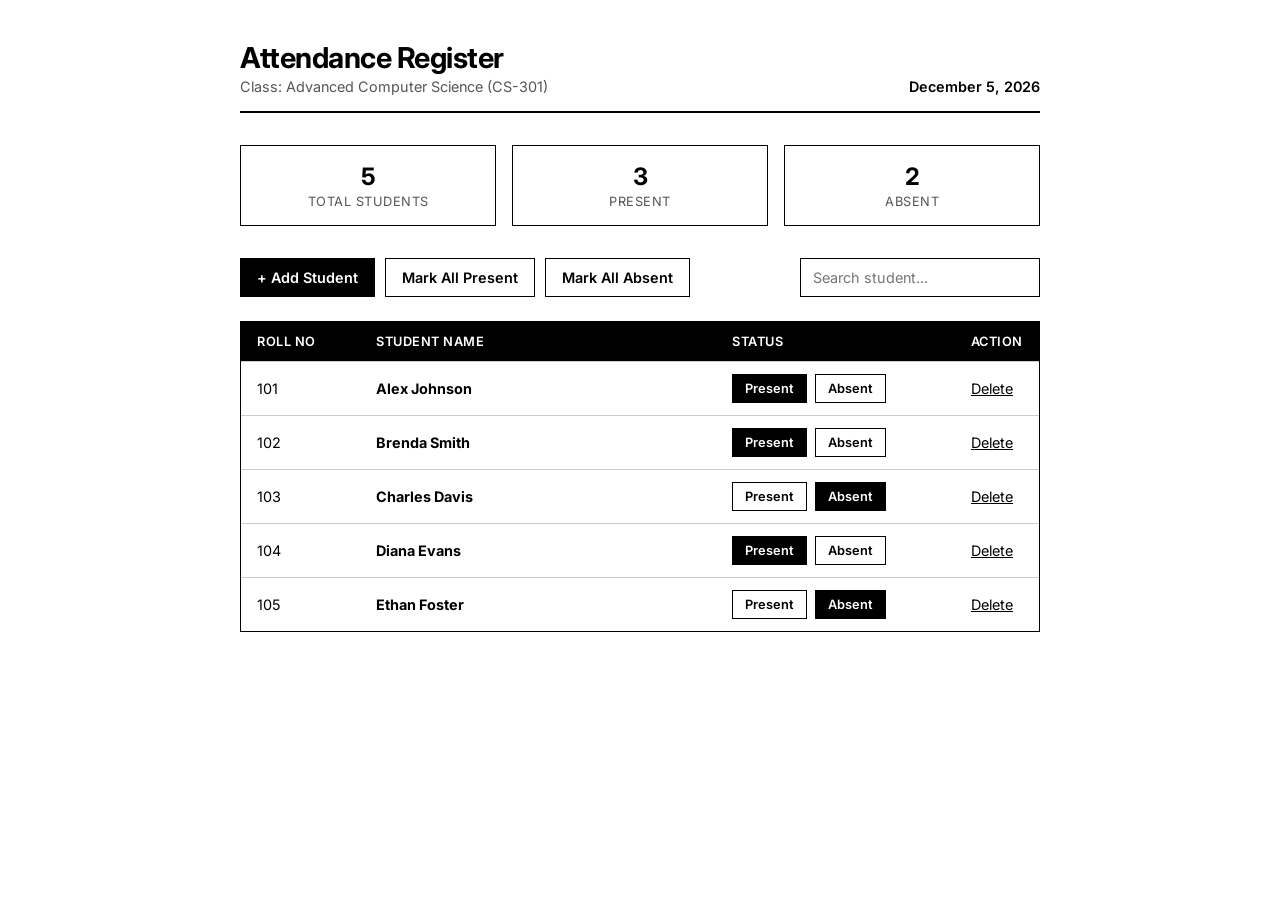
<file: projects/attendance_register/index.html>
<!DOCTYPE html>
<html lang="en">
<head>
  <meta charset="UTF-8">
  <meta name="viewport" content="width=device-width, initial-scale=1.0">
  <title>Student Attendance Register</title>
  <link rel="stylesheet" href="style.css">
</head>
<body>

  <div class="container">
    <header>
      <div>
        <h1>Attendance Register</h1>
        <div class="subtitle">Class: Advanced Computer Science (CS-301)</div>
      </div>
      <div class="date-display" id="current-date">May 14, 2025</div>
    </header>

    <!-- Stats Summary -->
    <div class="stats-box">
      <div class="stat-card">
        <div class="stat-num" id="total-count">0</div>
        <div class="stat-label">Total Students</div>
      </div>
      <div class="stat-card">
        <div class="stat-num" id="present-count">0</div>
        <div class="stat-label">Present</div>
      </div>
      <div class="stat-card">
        <div class="stat-num" id="absent-count">0</div>
        <div class="stat-label">Absent</div>
      </div>
    </div>

    <!-- Controls -->
    <div class="controls-bar">
      <div style="display: flex; gap: 10px;">
        <button class="btn" onclick="openAddModal()">+ Add Student</button>
        <button class="btn-outline" onclick="markAll('Present')">Mark All Present</button>
        <button class="btn-outline" onclick="markAll('Absent')">Mark All Absent</button>
      </div>
      <input type="text" class="search-input" id="search-input" placeholder="Search student..." oninput="renderTable()">
    </div>

    <!-- Table -->
    <div class="table-wrapper">
      <table>
        <thead>
          <tr>
            <th style="width: 15%;">Roll No</th>
            <th style="width: 45%;">Student Name</th>
            <th style="width: 30%;">Status</th>
            <th style="width: 10%;">Action</th>
          </tr>
        </thead>
        <tbody id="student-tbody">
          <!-- Populated by JS -->
        </tbody>
      </table>
    </div>
  </div>

  <!-- Add Student Modal -->
  <div class="modal-overlay" id="add-modal">
    <div class="modal">
      <h3>Add New Student</h3>
      <form onsubmit="handleAddStudent(event)">
        <div class="form-group">
          <label>Roll Number / ID</label>
          <input type="text" class="form-input" id="new-roll" placeholder="e.g. 101" required>
        </div>
        <div class="form-group">
          <label>Student Name</label>
          <input type="text" class="form-input" id="new-name" placeholder="e.g. John Doe" required>
        </div>
        <div class="modal-actions">
          <button type="submit" class="btn" style="flex:1;">Save</button>
          <button type="button" class="btn-outline" style="flex:1;" onclick="closeAddModal()">Cancel</button>
        </div>
      </form>
    </div>
  </div>

  <script src="script.js"></script>
</body>
</html>
</file>
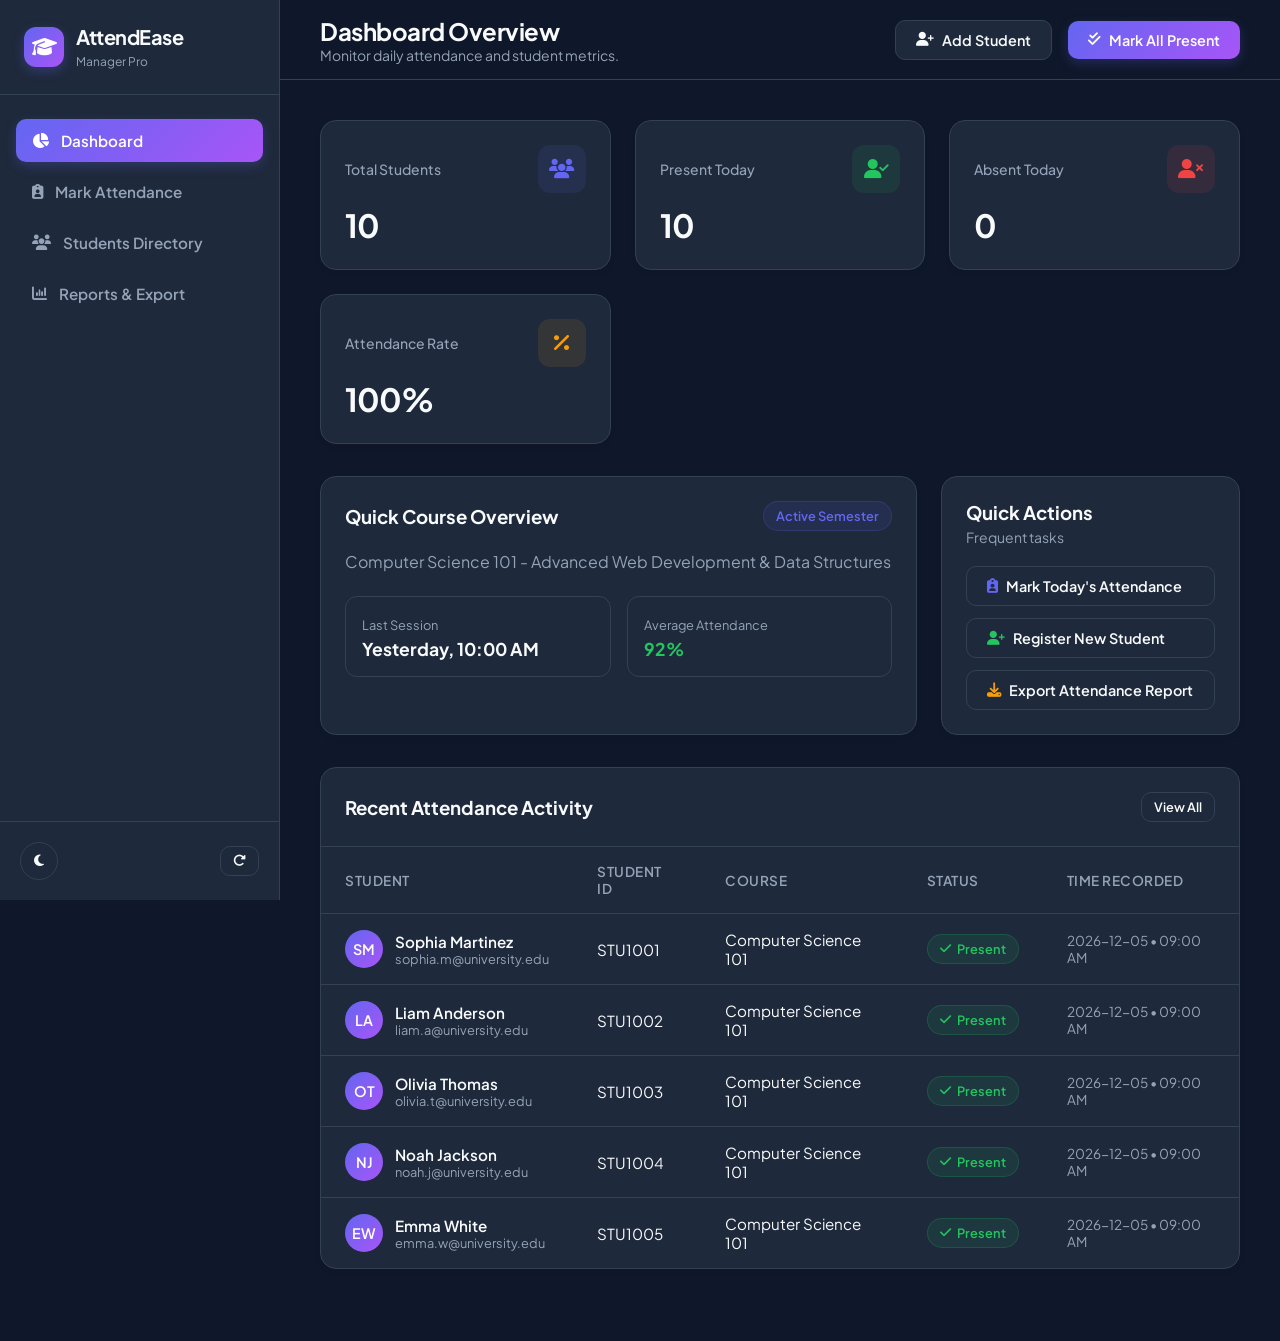
<file: projects/attendease_pro/index.html>
<!DOCTYPE html>
<html lang="en" data-theme="dark">
<head>
    <meta charset="UTF-8">
    <meta name="viewport" content="width=device-width, initial-scale=1.0">
    <title>AttendEase - Modern Attendance Management System</title>
    <link href="https://fonts.googleapis.com/css2?family=Plus+Jakarta+Sans:wght@400;500;600;700&display=swap" rel="stylesheet">
    <link rel="stylesheet" href="https://cdnjs.cloudflare.com/ajax/libs/font-awesome/6.4.0/css/all.min.css">
    <link rel="stylesheet" href="style.css">
</head>
<body>
    <div class="app-container">
        <!-- Sidebar -->
        <aside>
            <div class="sidebar-header">
                <div class="logo-icon">
                    <i class="fa-solid fa-graduation-cap"></i>
                </div>
                <div class="logo-text">
                    <h1>AttendEase</h1>
                    <span>Manager Pro</span>
                </div>
            </div>
            <div class="nav-links">
                <a class="nav-item active" onclick="switchView('dashboard', this)">
                    <i class="fa-solid fa-chart-pie"></i>
                    <span>Dashboard</span>
                </a>
                <a class="nav-item" onclick="switchView('attendance', this)">
                    <i class="fa-solid fa-clipboard-user"></i>
                    <span>Mark Attendance</span>
                </a>
                <a class="nav-item" onclick="switchView('students', this)">
                    <i class="fa-solid fa-users"></i>
                    <span>Students Directory</span>
                </a>
                <a class="nav-item" onclick="switchView('reports', this)">
                    <i class="fa-solid fa-chart-column"></i>
                    <span>Reports & Export</span>
                </a>
            </div>
            <div class="sidebar-footer">
                <button class="theme-toggle" id="themeToggleBtn" onclick="toggleTheme()" title="Toggle Theme">
                    <i class="fa-solid fa-moon"></i>
                </button>
                <button class="btn btn-secondary" onclick="resetDemoData()" title="Reset Data" style="padding: 8px 12px; font-size: 0.8rem;">
                    <i class="fa-solid fa-rotate-right"></i>
                </button>
            </div>
        </aside>

        <!-- Main Area -->
        <main>
            <header>
                <div class="header-title">
                    <h2 id="headerTitle">Dashboard Overview</h2>
                    <p id="headerSubtitle">Monitor daily attendance and student metrics.</p>
                </div>
                <div class="header-actions">
                    <button class="btn btn-secondary" onclick="openModal('addStudentModal')">
                        <i class="fa-solid fa-user-plus"></i> Add Student
                    </button>
                    <button class="btn btn-primary" onclick="markAllPresent()">
                        <i class="fa-solid fa-check-double"></i> Mark All Present
                    </button>
                </div>
            </header>

            <div class="content-body">
                <!-- VIEW 1: DASHBOARD -->
                <section id="dashboardView" class="view-section active">
                    <div class="stats-grid">
                        <div class="stat-card">
                            <div class="stat-header">
                                <span class="stat-label">Total Students</span>
                                <div class="stat-icon purple"><i class="fa-solid fa-users"></i></div>
                            </div>
                            <div class="stat-value" id="statTotalStudents">0</div>
                        </div>
                        <div class="stat-card">
                            <div class="stat-header">
                                <span class="stat-label">Present Today</span>
                                <div class="stat-icon green"><i class="fa-solid fa-user-check"></i></div>
                            </div>
                            <div class="stat-value" id="statPresentToday">0</div>
                        </div>
                        <div class="stat-card">
                            <div class="stat-header">
                                <span class="stat-label">Absent Today</span>
                                <div class="stat-icon red"><i class="fa-solid fa-user-xmark"></i></div>
                            </div>
                            <div class="stat-value" id="statAbsentToday">0</div>
                        </div>
                        <div class="stat-card">
                            <div class="stat-header">
                                <span class="stat-label">Attendance Rate</span>
                                <div class="stat-icon yellow"><i class="fa-solid fa-percent"></i></div>
                            </div>
                            <div class="stat-value" id="statRate">0%</div>
                        </div>
                    </div>

                    <div style="display: grid; grid-template-columns: 2fr 1fr; gap: 24px; margin-bottom: 32px;" class="dashboard-grid">
                        <div class="card" style="padding: 24px; margin-bottom: 0;">
                            <div style="display: flex; align-items: center; justify-content: space-between; margin-bottom: 20px;">
                                <h3>Quick Course Overview</h3>
                                <span class="badge badge-excused">Active Semester</span>
                            </div>
                            <p style="color: var(--text-secondary); margin-bottom: 16px;">Computer Science 101 - Advanced Web Development & Data Structures</p>
                            <div style="display: flex; gap: 16px; margin-top: 24px;">
                                <div style="flex: 1; background: var(--bg-secondary); padding: 16px; border-radius: 12px; border: 1px solid var(--border);">
                                    <span style="font-size: 0.8rem; color: var(--text-secondary);">Last Session</span>
                                    <h4 style="font-size: 1.1rem; margin-top: 4px;">Yesterday, 10:00 AM</h4>
                                </div>
                                <div style="flex: 1; background: var(--bg-secondary); padding: 16px; border-radius: 12px; border: 1px solid var(--border);">
                                    <span style="font-size: 0.8rem; color: var(--text-secondary);">Average Attendance</span>
                                    <h4 style="font-size: 1.1rem; margin-top: 4px; color: var(--success);" id="avgAttendanceText">92%</h4>
                                </div>
                            </div>
                        </div>

                        <div class="card" style="padding: 24px; margin-bottom: 0; display: flex; flex-direction: column; justify-content: space-between;">
                            <div>
                                <h3>Quick Actions</h3>
                                <p style="color: var(--text-secondary); font-size: 0.875rem; margin-top: 4px;">Frequent tasks</p>
                            </div>
                            <div style="display: flex; flex-direction: column; gap: 12px; margin-top: 20px;">
                                <button class="btn btn-secondary" onclick="switchView('attendance', document.querySelectorAll('.nav-item')[1])" style="justify-content: flex-start;">
                                    <i class="fa-solid fa-clipboard-user" style="color: var(--accent);"></i> Mark Today's Attendance
                                </button>
                                <button class="btn btn-secondary" onclick="openModal('addStudentModal')" style="justify-content: flex-start;">
                                    <i class="fa-solid fa-user-plus" style="color: var(--success);"></i> Register New Student
                                </button>
                                <button class="btn btn-secondary" onclick="switchView('reports', document.querySelectorAll('.nav-item')[3])" style="justify-content: flex-start;">
                                    <i class="fa-solid fa-download" style="color: var(--warning);"></i> Export Attendance Report
                                </button>
                            </div>
                        </div>
                    </div>

                    <div class="card">
                        <div style="padding: 24px; border-bottom: 1px solid var(--border); display: flex; align-items: center; justify-content: space-between;">
                            <h3>Recent Attendance Activity</h3>
                            <button class="btn btn-secondary" style="font-size: 0.8rem; padding: 6px 12px;" onclick="switchView('attendance', document.querySelectorAll('.nav-item')[1])">View All</button>
                        </div>
                        <div class="table-responsive">
                            <table>
                                <thead>
                                    <tr>
                                        <th>Student</th>
                                        <th>Student ID</th>
                                        <th>Course</th>
                                        <th>Status</th>
                                        <th>Time Recorded</th>
                                    </tr>
                                </thead>
                                <tbody id="recentActivityTable">
                                    <!-- Populated by JS -->
                                </tbody>
                            </table>
                        </div>
                    </div>
                </section>

                <!-- VIEW 2: MARK ATTENDANCE -->
                <section id="attendanceView" class="view-section">
                    <div class="controls-bar">
                        <div class="search-box">
                            <i class="fa-solid fa-search"></i>
                            <input type="text" id="attendanceSearch" placeholder="Search student by name or ID..." oninput="filterAttendanceTable()">
                        </div>
                        <div class="filter-group">
                            <input type="date" id="attendanceDate" class="select-custom" onchange="loadAttendanceForDate()">
                            <select id="attendanceStatusFilter" class="select-custom" onchange="filterAttendanceTable()">
                                <option value="all">All Statuses</option>
                                <option value="Present">Present</option>
                                <option value="Absent">Absent</option>
                                <option value="Late">Late</option>
                                <option value="Excused">Excused</option>
                            </select>
                        </div>
                    </div>

                    <div class="card">
                        <div class="table-responsive">
                            <table>
                                <thead>
                                    <tr>
                                        <th>Student</th>
                                        <th>ID Number</th>
                                        <th>Email</th>
                                        <th>Attendance Status</th>
                                        <th>Quick Actions</th>
                                    </tr>
                                </thead>
                                <tbody id="attendanceTableBody">
                                    <!-- Populated by JS -->
                                </tbody>
                            </table>
                        </div>
                    </div>
                </section>

                <!-- VIEW 3: STUDENTS DIRECTORY -->
                <section id="studentsView" class="view-section">
                    <div class="controls-bar">
                        <div class="search-box">
                            <i class="fa-solid fa-search"></i>
                            <input type="text" id="studentSearch" placeholder="Search students..." oninput="filterStudentsTable()">
                        </div>
                        <button class="btn btn-primary" onclick="openModal('addStudentModal')">
                            <i class="fa-solid fa-user-plus"></i> Add New Student
                        </button>
                    </div>

                    <div class="card">
                        <div class="table-responsive">
                            <table>
                                <thead>
                                    <tr>
                                        <th>Student</th>
                                        <th>ID Number</th>
                                        <th>Email</th>
                                        <th>Course</th>
                                        <th>Overall Attendance</th>
                                        <th>Actions</th>
                                    </tr>
                                </thead>
                                <tbody id="studentsTableBody">
                                    <!-- Populated by JS -->
                                </tbody>
                            </table>
                        </div>
                    </div>
                </section>

                <!-- VIEW 4: REPORTS & EXPORT -->
                <section id="reportsView" class="view-section">
                    <div class="card" style="padding: 32px; margin-bottom: 24px;">
                        <h3 style="margin-bottom: 8px;">Attendance Analytics & Export</h3>
                        <p style="color: var(--text-secondary); margin-bottom: 24px;">Generate summary reports, review statistics, and export student attendance data.</p>
                        
                        <div style="display: grid; grid-template-columns: repeat(auto-fit, minmax(280px, 1fr)); gap: 20px; margin-bottom: 32px;">
                            <div style="background: var(--bg-secondary); padding: 20px; border-radius: 16px; border: 1px solid var(--border);">
                                <h4 style="margin-bottom: 8px;"><i class="fa-solid fa-file-csv" style="color: var(--accent);"></i> CSV Export</h4>
                                <p style="font-size: 0.85rem; color: var(--text-secondary); margin-bottom: 16px;">Download complete attendance record for spreadsheet software (Excel, Google Sheets).</p>
                                <button class="btn btn-secondary" onclick="exportCSV()"><i class="fa-solid fa-download"></i> Download CSV</button>
                            </div>
                            <div style="background: var(--bg-secondary); padding: 20px; border-radius: 16px; border: 1px solid var(--border);">
                                <h4 style="margin-bottom: 8px;"><i class="fa-solid fa-print" style="color: var(--success);"></i> Printable Summary</h4>
                                <p style="font-size: 0.85rem; color: var(--text-secondary); margin-bottom: 16px;">Open a clean printer-friendly report view for official records.</p>
                                <button class="btn btn-secondary" onclick="printReport()"><i class="fa-solid fa-print"></i> Print Report</button>
                            </div>
                            <div style="background: var(--bg-secondary); padding: 20px; border-radius: 16px; border: 1px solid var(--border);">
                                <h4 style="margin-bottom: 8px;"><i class="fa-solid fa-envelope-circle-check" style="color: var(--warning);"></i> Low Attendance Alert</h4>
                                <p style="font-size: 0.85rem; color: var(--text-secondary); margin-bottom: 16px;">Identify students with less than 75% attendance rate.</p>
                                <button class="btn btn-secondary" onclick="showLowAttendance()"><i class="fa-solid fa-triangle-exclamation"></i> View At-Risk</button>
                            </div>
                        </div>

                        <div id="reportResultContainer"></div>
                    </div>
                </section>
            </div>
        </main>
    </div>

    <!-- MODAL: ADD STUDENT -->
    <div class="modal-overlay" id="addStudentModal">
        <div class="modal">
            <div class="modal-header">
                <h3>Add New Student</h3>
                <button class="close-btn" onclick="closeModal('addStudentModal')">&times;</button>
            </div>
            <form id="addStudentForm" onsubmit="handleAddNewStudent(event)">
                <div class="form-group">
                    <label>Full Name</label>
                    <input type="text" id="newStudentName" class="form-control" placeholder="e.g. Alex Johnson" required>
                </div>
                <div class="form-group">
                    <label>Student ID</label>
                    <input type="text" id="newStudentId" class="form-control" placeholder="e.g. STU1025" required>
                </div>
                <div class="form-group">
                    <label>Email Address</label>
                    <input type="email" id="newStudentEmail" class="form-control" placeholder="e.g. alex.j@university.edu" required>
                </div>
                <div class="form-group">
                    <label>Course</label>
                    <input type="text" id="newStudentCourse" class="form-control" value="Computer Science 101" required>
                </div>
                <div class="modal-footer">
                    <button type="button" class="btn btn-secondary" onclick="closeModal('addStudentModal')">Cancel</button>
                    <button type="submit" class="btn btn-primary">Save Student</button>
                </div>
            </form>
        </div>
    </div>

    <!-- TOAST CONTAINER -->
    <div class="toast-container" id="toastContainer"></div>

    <script src="script.js"></script>
</body>
</html>
</file>
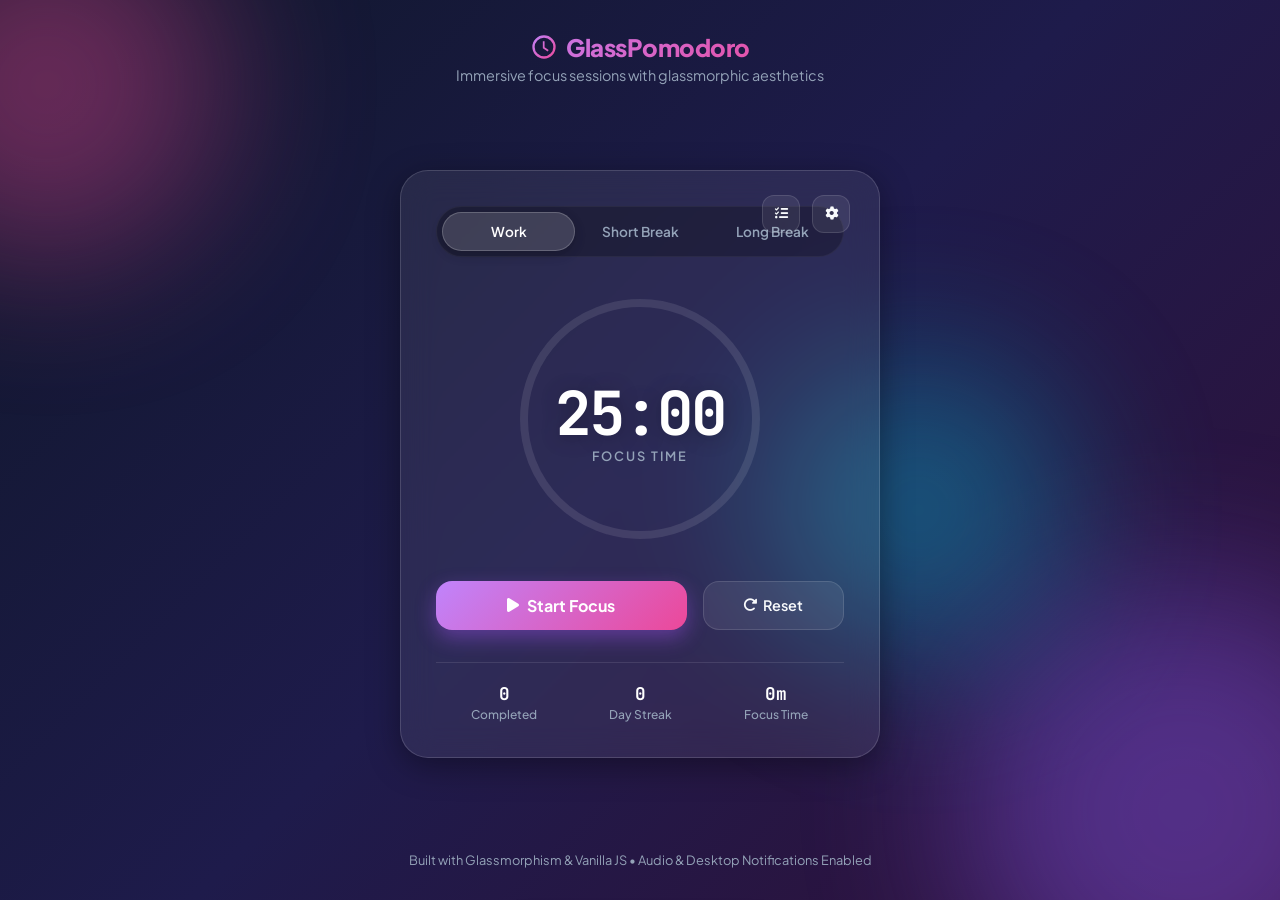
<file: projects/glass_pomodoro/index.html>
<!DOCTYPE html>
<html lang="en">
<head>
  <meta charset="UTF-8">
  <meta name="viewport" content="width=device-width, initial-scale=1.0">
  <title>Glass Pomodoro — Focus & Productivity</title>
  <link rel="stylesheet" href="style.css">
  <!-- Google Fonts & Lucide Icons -->
  <link rel="stylesheet" href="https://cdnjs.cloudflare.com/ajax/libs/font-awesome/6.4.0/css/all.min.css">
</head>
<body class="mode-work">

  <!-- Ambient Floating Background Blobs -->
  <div class="ambient-bg">
    <div class="blob blob-1"></div>
    <div class="blob blob-2"></div>
    <div class="blob blob-3"></div>
  </div>

  <!-- SVG Gradients Definitions -->
  <svg width="0" height="0" style="position: absolute;">
    <defs>
      <linearGradient id="timer-gradient" x1="0%" y1="0%" x2="100%" y2="100%">
        <stop offset="0%" stop-color="#c084fc" />
        <stop offset="100%" stop-color="#ec4899" />
      </linearGradient>
      <linearGradient id="logo-grad" x1="0%" y1="0%" x2="100%" y2="100%">
        <stop offset="0%" stop-color="#c084fc" />
        <stop offset="100%" stop-color="#ec4899" />
      </linearGradient>
    </defs>
  </svg>

  <header>
    <div class="logo">
      <svg viewBox="0 0 24 24"><path d="M12,2A10,10 0 0,1 22,12A10,10 0 0,1 12,22A10,10 0 0,1 2,12A10,10 0 0,1 12,2M12,4A8,8 0 0,0 4,12A8,8 0 0,0 12,20A8,8 0 0,0 20,12A8,8 0 0,0 12,4M12.5,7V12.25L16,14.5L15.16,15.75L11,13V7H12.5Z"/></svg>
      GlassPomodoro
    </div>
    <p>Immersive focus sessions with glassmorphic aesthetics</p>
  </header>

  <main class="main-container">
    
    <!-- Top action buttons (Tasks & Settings) -->
    <div class="top-actions">
      <button class="icon-btn" id="task-btn" title="Tasks"><i class="fa-solid fa-list-check"></i></button>
      <button class="icon-btn" id="settings-btn" title="Settings"><i class="fa-solid fa-gear"></i></button>
    </div>

    <!-- Mode switch pills -->
    <div class="mode-switch">
      <button class="mode-btn active" data-mode="work">Work</button>
      <button class="mode-btn" data-mode="short">Short Break</button>
      <button class="mode-btn" data-mode="long">Long Break</button>
    </div>

    <!-- Timer Ring & Display -->
    <div class="timer-wrapper">
      <svg class="progress-ring" width="260" height="260">
        <circle class="progress-ring__circle" stroke-width="8" fill="transparent" r="116" cx="130" cy="130"/>
        <circle class="progress-ring__circle-progress" id="progress-bar" stroke-width="8" fill="transparent" r="116" cx="130" cy="130"/>
      </svg>
      <div class="timer-display">
        <div class="time" id="time-display">25:00</div>
        <div class="session-status" id="session-status">Focus Time</div>
      </div>
    </div>

    <!-- Controls -->
    <div class="controls">
      <button class="btn-primary" id="start-btn">
        <i class="fa-solid fa-play" id="start-icon"></i> <span id="start-text">Start Focus</span>
      </button>
      <button class="btn-secondary" id="reset-btn" title="Reset Timer">
        <i class="fa-solid fa-rotate-right"></i> Reset
      </button>
    </div>

    <!-- Stats Bar -->
    <div class="stats-bar">
      <div class="stat-item">
        <span class="stat-value" id="completed-count">0</span>
        <span class="stat-label">Completed</span>
      </div>
      <div class="stat-item">
        <span class="stat-value" id="streak-count">0</span>
        <span class="stat-label">Day Streak</span>
      </div>
      <div class="stat-item">
        <span class="stat-value" id="focus-time-total">0m</span>
        <span class="stat-label">Focus Time</span>
      </div>
    </div>

  </main>

  <footer>
    <p>Built with Glassmorphism & Vanilla JS • Audio & Desktop Notifications Enabled</p>
  </footer>

  <!-- Tasks Modal -->
  <div class="modal-overlay" id="tasks-modal">
    <div class="modal-card">
      <div class="modal-header">
        <h3><i class="fa-solid fa-list-check"></i> Tasks for Today</h3>
        <button class="close-modal" id="close-tasks"><i class="fa-solid fa-xmark"></i></button>
      </div>
      <div class="task-input-group">
        <input type="text" class="task-input" id="new-task-input" placeholder="What are you working on?">
        <button class="btn-add" id="add-task-btn">Add</button>
      </div>
      <ul class="task-list" id="task-list">
        <!-- Dynamic tasks -->
      </ul>
    </div>
  </div>

  <!-- Settings Modal -->
  <div class="modal-overlay" id="settings-modal">
    <div class="modal-card">
      <div class="modal-header">
        <h3><i class="fa-solid fa-gear"></i> Timer Settings</h3>
        <button class="close-modal" id="close-settings"><i class="fa-solid fa-xmark"></i></button>
      </div>
      <div class="setting-row">
        <label>Work Duration (mins)</label>
        <input type="number" id="setting-work" min="1" max="99" value="25">
      </div>
      <div class="setting-row">
        <label>Short Break (mins)</label>
        <input type="number" id="setting-short" min="1" max="30" value="5">
      </div>
      <div class="setting-row">
        <label>Long Break (mins)</label>
        <input type="number" id="setting-long" min="1" max="60" value="15">
      </div>
      <button class="btn-save-settings" id="save-settings-btn">Save & Apply</button>
    </div>
  </div>

  <!-- Toast Notification -->
  <div class="toast" id="toast">Session completed successfully!</div>

  <!-- JavaScript -->
  <script src="script.js"></script>
</body>
</html>
</file>
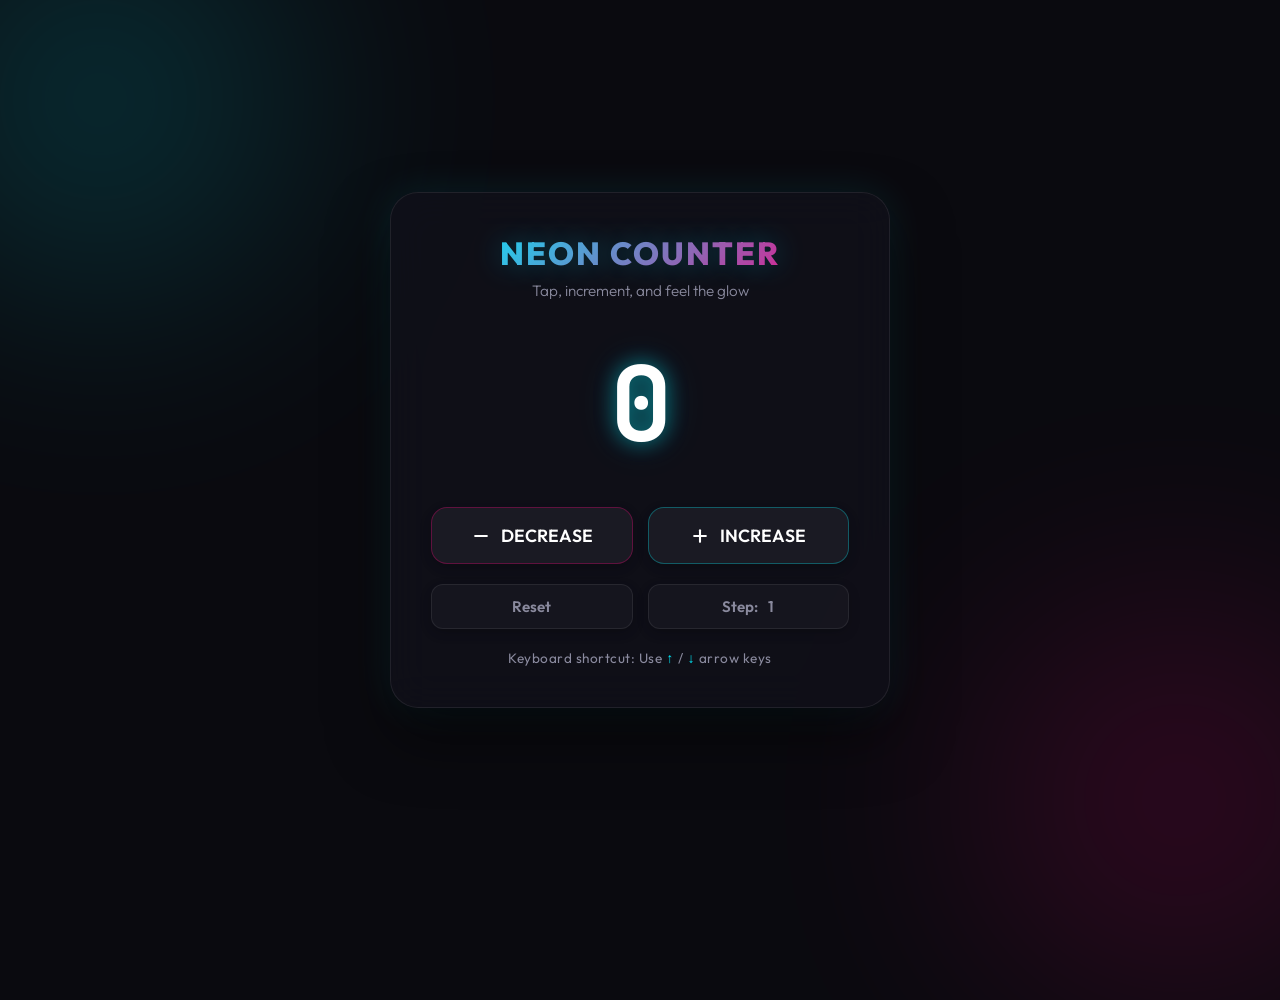
<file: projects/neon_counter/index.html>
<!DOCTYPE html>
<html lang="en">
<head>
  <meta charset="UTF-8">
  <meta name="viewport" content="width=device-width, initial-scale=1.0">
  <title>Neon Counter | Interactive Web App</title>
  <link rel="stylesheet" href="style.css">
</head>
<body>

  <div class="bg-glow glow-1"></div>
  <div class="bg-glow glow-2"></div>

  <div class="container">
    <header>
      <h1>Neon Counter</h1>
      <p>Tap, increment, and feel the glow</p>
    </header>

    <div class="counter-display" id="counterDisplay">0</div>

    <div class="controls">
      <button class="btn btn-decrement" id="decBtn">
        <svg width="20" height="20" viewBox="0 0 24 24" fill="none" stroke="currentColor" stroke-width="2.5" stroke-linecap="round" stroke-linejoin="round"><line x1="5" y1="12" x2="19" y2="12"></line></svg>
        DECREASE
      </button>
      <button class="btn btn-increment" id="incBtn">
        <svg width="20" height="20" viewBox="0 0 24 24" fill="none" stroke="currentColor" stroke-width="2.5" stroke-linecap="round" stroke-linejoin="round"><line x1="12" y1="5" x2="12" y2="19"></line><line x1="5" y1="12" x2="19" y2="12"></line></svg>
        INCREASE
      </button>
    </div>

    <div class="btn-secondary-container">
      <button class="btn btn-reset" id="resetBtn">Reset</button>
      <button class="btn btn-step" id="stepBtn">Step: <span id="stepValue">1</span></button>
    </div>

    <div class="step-info">
      Keyboard shortcut: Use <span style="font-family: monospace;">↑</span> / <span style="font-family: monospace;">↓</span> arrow keys
    </div>
  </div>

  <script src="script.js"></script>
</body>
</html>
</file>
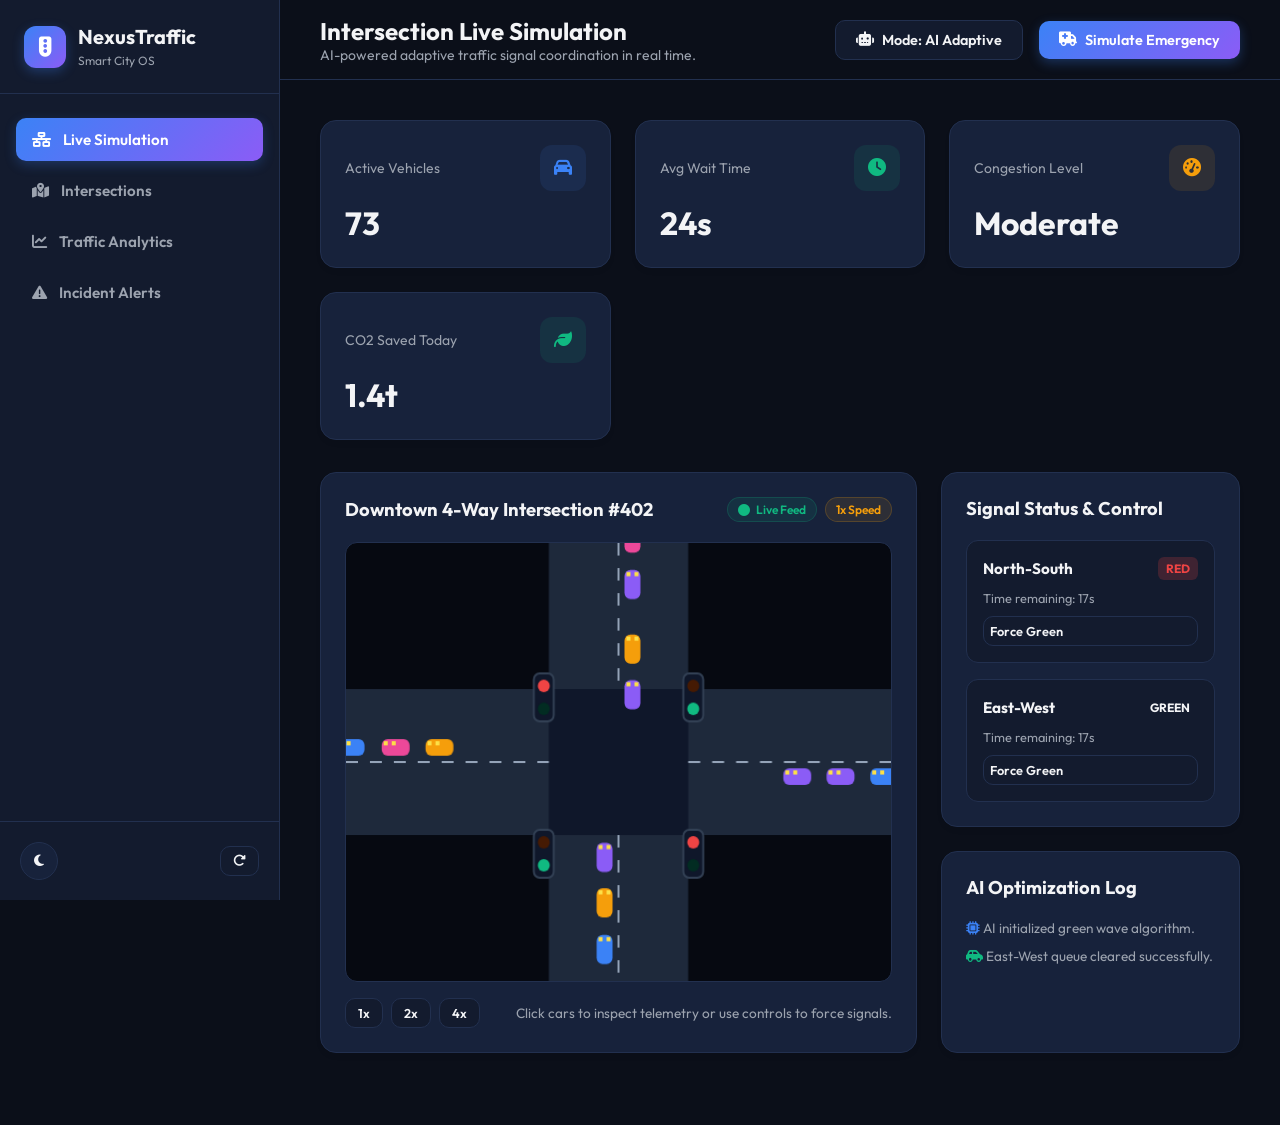
<file: projects/nexus_traffic/index.html>
<!DOCTYPE html>
<html lang="en" data-theme="dark">
<head>
    <meta charset="UTF-8">
    <meta name="viewport" content="width=device-width, initial-scale=1.0">
    <title>NexusTraffic - Intelligent Urban Traffic Control System</title>
    <link href="https://fonts.googleapis.com/css2?family=Outfit:wght@400;500;600;700&display=swap" rel="stylesheet">
    <link rel="stylesheet" href="https://cdnjs.cloudflare.com/ajax/libs/font-awesome/6.4.0/css/all.min.css">
    <link rel="stylesheet" href="style.css">
</head>
<body>
    <div class="app-container">
        <!-- Sidebar -->
        <aside>
            <div class="sidebar-header">
                <div class="logo-icon">
                    <i class="fa-solid fa-traffic-light"></i>
                </div>
                <div class="logo-text">
                    <h1>NexusTraffic</h1>
                    <span>Smart City OS</span>
                </div>
            </div>
            <div class="nav-links">
                <a class="nav-item active" onclick="switchView('dashboard', this)">
                    <i class="fa-solid fa-network-wired"></i>
                    <span>Live Simulation</span>
                </a>
                <a class="nav-item" onclick="switchView('intersections', this)">
                    <i class="fa-solid fa-map-location-dot"></i>
                    <span>Intersections</span>
                </a>
                <a class="nav-item" onclick="switchView('analytics', this)">
                    <i class="fa-solid fa-chart-line"></i>
                    <span>Traffic Analytics</span>
                </a>
                <a class="nav-item" onclick="switchView('incidents', this)">
                    <i class="fa-solid fa-triangle-exclamation"></i>
                    <span>Incident Alerts</span>
                </a>
            </div>
            <div class="sidebar-footer">
                <button class="theme-toggle" id="themeToggleBtn" onclick="toggleTheme()" title="Toggle Theme">
                    <i class="fa-solid fa-moon"></i>
                </button>
                <button class="btn btn-secondary" onclick="resetSystem()" title="Reset System" style="padding: 8px 12px; font-size: 0.8rem;">
                    <i class="fa-solid fa-rotate-right"></i>
                </button>
            </div>
        </aside>

        <!-- Main Area -->
        <main>
            <header>
                <div class="header-title">
                    <h2 id="headerTitle">Intersection Live Simulation</h2>
                    <p id="headerSubtitle">AI-powered adaptive traffic signal coordination in real time.</p>
                </div>
                <div class="header-actions">
                    <button class="btn btn-secondary" onclick="toggleMode()" id="modeToggleBtn">
                        <i class="fa-solid fa-robot"></i> Mode: AI Adaptive
                    </button>
                    <button class="btn btn-primary" onclick="triggerEmergencyVehicle()">
                        <i class="fa-solid fa-truck-medical"></i> Simulate Emergency
                    </button>
                </div>
            </header>

            <div class="content-body">
                <!-- VIEW 1: LIVE SIMULATION -->
                <section id="dashboardView" class="view-section active">
                    <div class="stats-grid">
                        <div class="stat-card">
                            <div class="stat-header">
                                <span class="stat-label">Active Vehicles</span>
                                <div class="stat-icon blue"><i class="fa-solid fa-car"></i></div>
                            </div>
                            <div class="stat-value" id="statVehicles">0</div>
                        </div>
                        <div class="stat-card">
                            <div class="stat-header">
                                <span class="stat-label">Avg Wait Time</span>
                                <div class="stat-icon green"><i class="fa-solid fa-clock"></i></div>
                            </div>
                            <div class="stat-value" id="statWaitTime">24s</div>
                        </div>
                        <div class="stat-card">
                            <div class="stat-header">
                                <span class="stat-label">Congestion Level</span>
                                <div class="stat-icon yellow"><i class="fa-solid fa-gauge-high"></i></div>
                            </div>
                            <div class="stat-value" id="statCongestion">Moderate</div>
                        </div>
                        <div class="stat-card">
                            <div class="stat-header">
                                <span class="stat-label">CO2 Saved Today</span>
                                <div class="stat-icon green"><i class="fa-solid fa-leaf"></i></div>
                            </div>
                            <div class="stat-value" id="statCo2">1.4t</div>
                        </div>
                    </div>

                    <div class="simulation-container">
                        <div class="card" style="margin-bottom: 0;">
                            <div class="card-header">
                                <h3>Downtown 4-Way Intersection #402</h3>
                                <div style="display: flex; gap: 8px;">
                                    <span class="badge badge-green"><i class="fa-solid fa-circle"></i> Live Feed</span>
                                    <span class="badge badge-yellow" id="simulationSpeedBadge">1x Speed</span>
                                </div>
                            </div>
                            <canvas id="trafficCanvas"></canvas>
                            <div style="display: flex; justify-content: space-between; align-items: center; margin-top: 16px; flex-wrap: wrap; gap: 12px;">
                                <div style="display: flex; gap: 8px;">
                                    <button class="btn btn-secondary" style="padding: 6px 12px; font-size: 0.8rem;" onclick="setSpeed(1)">1x</button>
                                    <button class="btn btn-secondary" style="padding: 6px 12px; font-size: 0.8rem;" onclick="setSpeed(2)">2x</button>
                                    <button class="btn btn-secondary" style="padding: 6px 12px; font-size: 0.8rem;" onclick="setSpeed(4)">4x</button>
                                </div>
                                <span style="font-size: 0.85rem; color: var(--text-secondary);">Click cars to inspect telemetry or use controls to force signals.</span>
                            </div>
                        </div>

                        <div style="display: flex; flex-direction: column; gap: 24px;">
                            <div class="card" style="margin-bottom: 0;">
                                <div class="card-header">
                                    <h3>Signal Status & Control</h3>
                                </div>
                                <div class="controls-grid" style="grid-template-columns: 1fr;">
                                    <div class="control-card">
                                        <h4>North-South <span class="light-badge" id="nsLightBadge">RED</span></h4>
                                        <p style="font-size: 0.8rem; color: var(--text-secondary);" id="nsTimer">Time remaining: 12s</p>
                                        <button class="btn btn-secondary" style="font-size: 0.8rem; padding: 6px;" onclick="forceSignal('ns')">Force Green</button>
                                    </div>
                                    <div class="control-card">
                                        <h4>East-West <span class="light-badge" id="ewLightBadge">GREEN</span></h4>
                                        <p style="font-size: 0.8rem; color: var(--text-secondary);" id="ewTimer">Time remaining: 18s</p>
                                        <button class="btn btn-secondary" style="font-size: 0.8rem; padding: 6px;" onclick="forceSignal('ew')">Force Green</button>
                                    </div>
                                </div>
                            </div>

                            <div class="card" style="margin-bottom: 0; flex: 1;">
                                <div class="card-header">
                                    <h3>AI Optimization Log</h3>
                                </div>
                                <div id="aiLogContainer" style="display: flex; flex-direction: column; gap: 10px; font-size: 0.85rem; max-height: 200px; overflow-y: auto;">
                                    <div style="color: var(--text-secondary);"><i class="fa-solid fa-microchip" style="color: var(--accent);"></i> AI initialized green wave algorithm.</div>
                                    <div style="color: var(--text-secondary);"><i class="fa-solid fa-car-side" style="color: var(--green);"></i> East-West queue cleared successfully.</div>
                                </div>
                            </div>
                        </div>
                    </div>
                </section>

                <!-- VIEW 2: INTERSECTIONS -->
                <section id="intersectionsView" class="view-section">
                    <div style="display: flex; justify-content: space-between; align-items: center; margin-bottom: 24px;">
                        <h3>Managed City Intersections</h3>
                        <button class="btn btn-primary" onclick="showToast('New intersection added to mesh network.', 'success')">
                            <i class="fa-solid fa-plus"></i> Connect Intersection
                        </button>
                    </div>

                    <div style="display: grid; grid-template-columns: repeat(auto-fit, minmax(300px, 1fr)); gap: 24px;" id="intersectionGrid">
                        <!-- Populated by JS -->
                    </div>
                </section>

                <!-- VIEW 3: ANALYTICS -->
                <section id="analyticsView" class="view-section">
                    <div class="card">
                        <div class="card-header">
                            <h3>Hourly Traffic Volume & Flow Efficiency</h3>
                            <span class="badge badge-green">AI Optimized</span>
                        </div>
                        <p style="color: var(--text-secondary); margin-bottom: 24px;">Comparison of legacy timer-based systems vs. NexusTraffic AI Adaptive neural control.</p>
                        
                        <div style="display: grid; grid-template-columns: repeat(auto-fit, minmax(280px, 1fr)); gap: 20px; margin-bottom: 24px;">
                            <div style="background: var(--bg-secondary); padding: 20px; border-radius: 12px; border: 1px solid var(--border);">
                                <span style="font-size: 0.8rem; color: var(--text-secondary);">Average Speed Increase</span>
                                <h3 style="font-size: 2rem; color: var(--green); margin-top: 8px;">+34.2%</h3>
                            </div>
                            <div style="background: var(--bg-secondary); padding: 20px; border-radius: 12px; border: 1px solid var(--border);">
                                <span style="font-size: 0.8rem; color: var(--text-secondary);">Idle Fuel Waste Reduction</span>
                                <h3 style="font-size: 2rem; color: var(--accent); margin-top: 8px;">28.5%</h3>
                            </div>
                            <div style="background: var(--bg-secondary); padding: 20px; border-radius: 12px; border: 1px solid var(--border);">
                                <span style="font-size: 0.8rem; color: var(--text-secondary);">Peak Hour Delay Cut</span>
                                <h3 style="font-size: 2rem; color: var(--yellow); margin-top: 8px;">-18.4 mins</h3>
                            </div>
                        </div>
                    </div>
                </section>

                <!-- VIEW 4: INCIDENTS -->
                <section id="incidentsView" class="view-section">
                    <div style="display: flex; justify-content: space-between; align-items: center; margin-bottom: 24px;">
                        <h3>Active Incident & Emergency Feed</h3>
                        <button class="btn btn-danger" onclick="triggerEmergencyVehicle()">
                            <i class="fa-solid fa-triangle-exclamation"></i> Report Incident
                        </button>
                    </div>

                    <div class="card">
                        <div class="table-responsive">
                            <table>
                                <thead>
                                    <tr>
                                        <th>Incident ID</th>
                                        <th>Location</th>
                                        <th>Type</th>
                                        <th>Severity</th>
                                        <th>Status</th>
                                        <th>Action Taken</th>
                                    </tr>
                                </thead>
                                <tbody id="incidentsTableBody">
                                    <!-- Populated by JS -->
                                </tbody>
                            </table>
                        </div>
                    </div>
                </section>
            </div>
        </main>
    </div>

    <!-- TOAST CONTAINER -->
    <div class="toast-container" id="toastContainer"></div>

    <script src="script.js"></script>
</body>
</html>
</file>
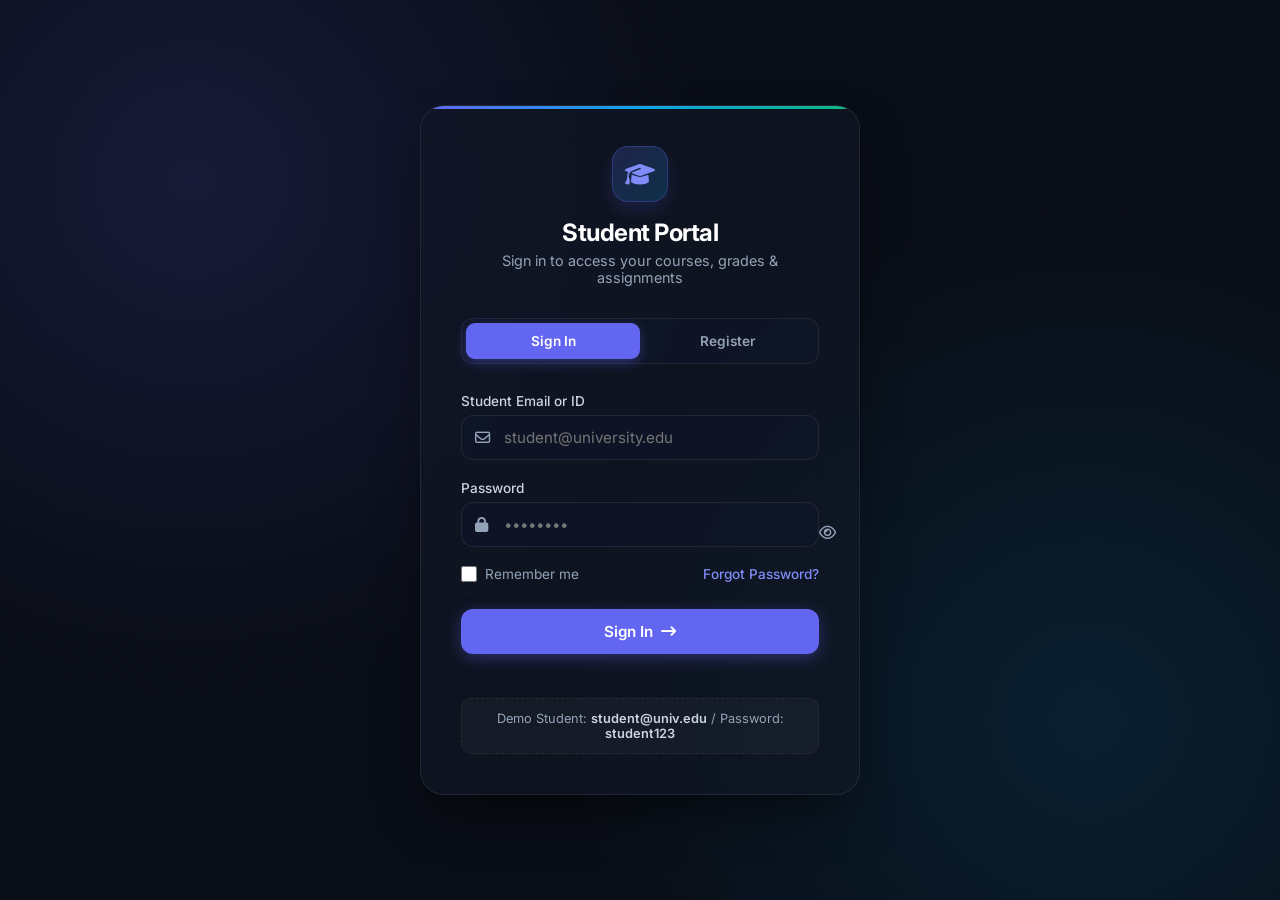
<file: projects/student_login_portal/index.html>
<!DOCTYPE html>
<html lang="en">
<head>
  <meta charset="UTF-8">
  <meta name="viewport" content="width=device-width, initial-scale=1.0">
  <title>Student Portal — Univest Login</title>
  <link rel="stylesheet" href="style.css">
  <!-- FontAwesome & Google Fonts -->
  <link rel="stylesheet" href="https://cdnjs.cloudflare.com/ajax/libs/font-awesome/6.4.0/css/all.min.css">
</head>
<body>

  <!-- LOGIN & REGISTER WRAPPER -->
  <div class="login-wrapper" id="auth-container">
    <div class="brand-header">
      <div class="brand-icon">
        <i class="fa-solid fa-graduation-cap"></i>
      </div>
      <h1>Student Portal</h1>
      <p>Sign in to access your courses, grades & assignments</p>
    </div>

    <!-- Mode Tabs -->
    <div class="auth-tabs">
      <button class="tab-btn active" id="tab-login" onclick="switchTab('login')">Sign In</button>
      <button class="tab-btn" id="tab-register" onclick="switchTab('register')">Register</button>
    </div>

    <!-- Alert Box -->
    <div class="alert-msg" id="alert-box">
      <i class="fa-solid fa-circle-exclamation"></i>
      <span id="alert-text">Invalid credentials</span>
    </div>

    <!-- LOGIN FORM -->
    <form class="auth-form" id="login-form" onsubmit="handleLogin(event)">
      <div class="form-group">
        <label>Student Email or ID</label>
        <div class="input-container">
          <input type="text" class="form-input" id="login-email" placeholder="student@university.edu" required>
          <i class="fa-regular fa-envelope"></i>
        </div>
      </div>

      <div class="form-group">
        <label>Password</label>
        <div class="input-container">
          <input type="password" class="form-input" id="login-password" placeholder="••••••••" required>
          <i class="fa-solid fa-lock"></i>
          <button type="button" class="password-toggle" onclick="togglePassword('login-password', this)">
            <i class="fa-regular fa-eye"></i>
          </button>
        </div>
      </div>

      <div class="form-options">
        <label class="remember-me">
          <input type="checkbox" id="remember-me"> Remember me
        </label>
        <a href="#" class="forgot-link" onclick="showForgot(event)">Forgot Password?</a>
      </div>

      <button type="submit" class="submit-btn">
        Sign In <i class="fa-solid fa-arrow-right-long"></i>
      </button>

      <div class="demo-box">
        Demo Student: <span>student@univ.edu</span> / Password: <span>student123</span>
      </div>
    </form>

    <!-- REGISTER FORM -->
    <form class="auth-form" id="register-form" style="display: none;" onsubmit="handleRegister(event)">
      <div class="form-group">
        <label>Full Name</label>
        <div class="input-container">
          <input type="text" class="form-input" id="reg-name" placeholder="Alex Johnson" required>
          <i class="fa-regular fa-user"></i>
        </div>
      </div>

      <div class="form-group">
        <label>Student Email</label>
        <div class="input-container">
          <input type="email" class="form-input" id="reg-email" placeholder="alex@university.edu" required>
          <i class="fa-regular fa-envelope"></i>
        </div>
      </div>

      <div class="form-group">
        <label>Create Password</label>
        <div class="input-container">
          <input type="password" class="form-input" id="reg-password" placeholder="At least 6 characters" required>
          <i class="fa-solid fa-lock"></i>
          <button type="button" class="password-toggle" onclick="togglePassword('reg-password', this)">
            <i class="fa-regular fa-eye"></i>
          </button>
        </div>
      </div>

      <button type="submit" class="submit-btn">
        Create Account <i class="fa-solid fa-user-plus"></i>
      </button>
    </form>
  </div>

  <!-- DASHBOARD MOCK VIEW (Shown upon successful login) -->
  <div class="dashboard-view" id="dashboard-container">
    <div class="dashboard-header">
      <div class="student-info">
        <div class="student-avatar" id="dash-avatar">AJ</div>
        <div class="student-details">
          <h3 id="dash-name">Alex Johnson</h3>
          <p id="dash-email">student@univ.edu</p>
        </div>
      </div>
      <button class="logout-btn" onclick="handleLogout()">
        <i class="fa-solid fa-right-from-bracket"></i> Sign Out
      </button>
    </div>

    <div class="dashboard-grid">
      <div class="dash-card">
        <h4>Enrolled Courses</h4>
        <div class="value">4 Active</div>
      </div>
      <div class="dash-card">
        <h4>GPA Standing</h4>
        <div class="value">3.85 / 4.0</div>
      </div>
    </div>

    <div class="courses-list">
      <h4>Enrolled Subjects & Grades</h4>
      <div class="course-item">
        <span>CS-301: Advanced Data Structures</span>
        <span class="course-grade">A (96%)</span>
      </div>
      <div class="course-item">
        <span>MATH-204: Linear Algebra</span>
        <span class="course-grade">A- (91%)</span>
      </div>
      <div class="course-item">
        <span>PHY-102: Quantum Mechanics</span>
        <span class="course-grade">B+ (88%)</span>
      </div>
      <div class="course-item">
        <span>ENG-210: Technical Writing</span>
        <span class="course-grade">A (94%)</span>
      </div>
    </div>
  </div>

  <script src="script.js"></script>
</body>
</html>
</file>
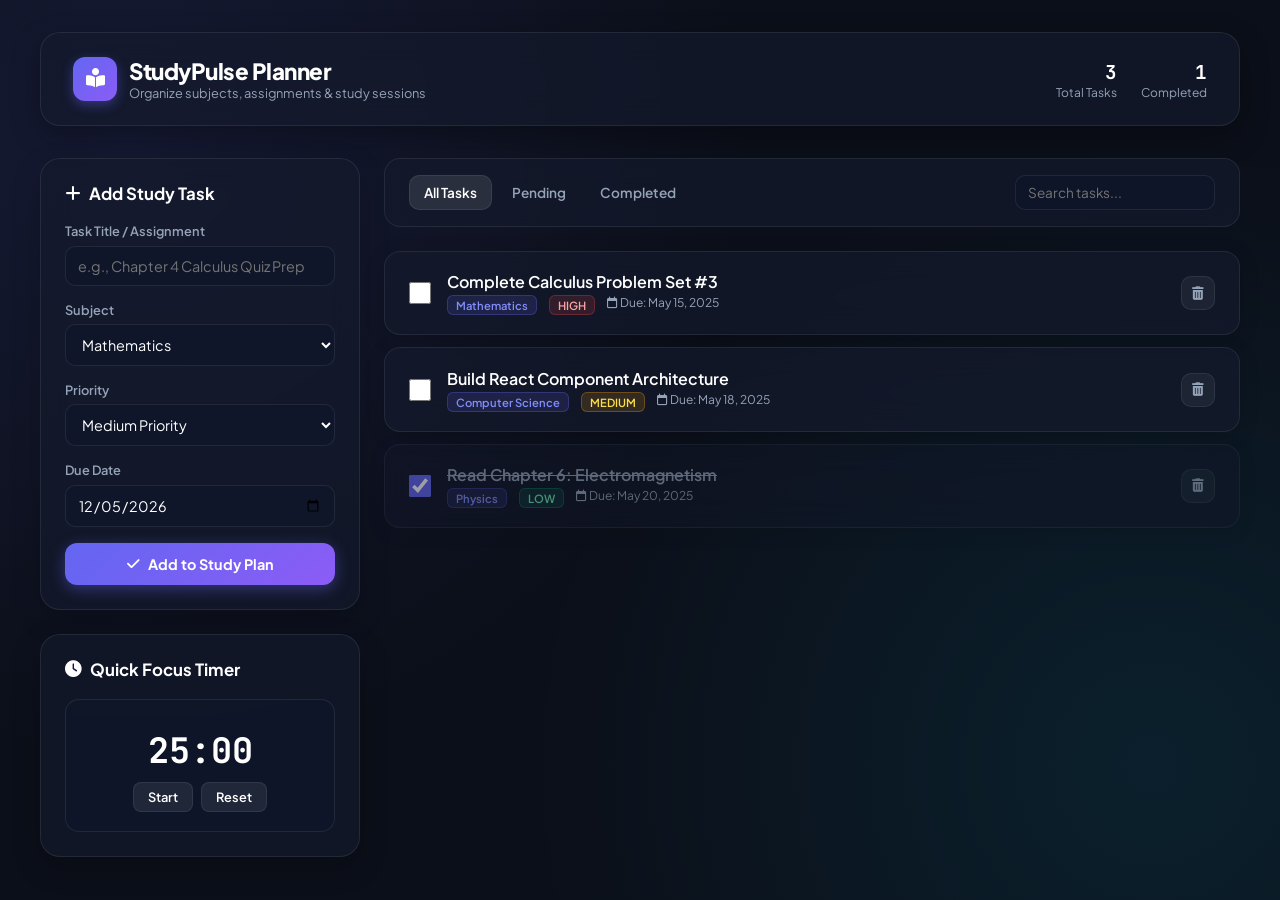
<file: projects/study_planner/index.html>
<!DOCTYPE html>
<html lang="en">
<head>
  <meta charset="UTF-8">
  <meta name="viewport" content="width=device-width, initial-scale=1.0">
  <title>StudyPulse — Smart Student Planner & Tracker</title>
  <link rel="stylesheet" href="style.css">
  <!-- FontAwesome & Google Fonts -->
  <link rel="stylesheet" href="https://cdnjs.cloudflare.com/ajax/libs/font-awesome/6.4.0/css/all.min.css">
</head>
<body>

  <div class="app-container">
    <!-- Header -->
    <header>
      <div class="logo-area">
        <div class="logo-icon">
          <i class="fa-solid fa-book-open-reader"></i>
        </div>
        <div>
          <h1>StudyPulse Planner</h1>
          <p>Organize subjects, assignments & study sessions</p>
        </div>
      </div>
      <div class="header-stats">
        <div class="stat-box">
          <div class="stat-val" id="total-tasks-stat">0</div>
          <div class="stat-lbl">Total Tasks</div>
        </div>
        <div class="stat-box">
          <div class="stat-val" id="completed-tasks-stat">0</div>
          <div class="stat-lbl">Completed</div>
        </div>
      </div>
    </header>

    <!-- Main Dashboard -->
    <div class="dashboard-grid">
      
      <!-- Sidebar: Add Study Task & Mini Timer -->
      <div class="sidebar">
        
        <!-- Add Task Card -->
        <div class="card">
          <h3><i class="fa-solid fa-plus"></i> Add Study Task</h3>
          <form id="task-form" onsubmit="handleAddTask(event)">
            <div class="form-group">
              <label>Task Title / Assignment</label>
              <input type="text" class="form-input" id="task-title" placeholder="e.g., Chapter 4 Calculus Quiz Prep" required>
            </div>

            <div class="form-group">
              <label>Subject</label>
              <select class="form-select" id="task-subject">
                <option value="Mathematics">Mathematics</option>
                <option value="Computer Science">Computer Science</option>
                <option value="Physics">Physics</option>
                <option value="Literature">Literature</option>
                <option value="History">History</option>
                <option value="Chemistry">Chemistry</option>
              </select>
            </div>

            <div class="form-group">
              <label>Priority</label>
              <select class="form-select" id="task-priority">
                <option value="high">High Priority</option>
                <option value="medium" selected>Medium Priority</option>
                <option value="low">Low Priority</option>
              </select>
            </div>

            <div class="form-group">
              <label>Due Date</label>
              <input type="date" class="form-input" id="task-date" required>
            </div>

            <button type="submit" class="btn-primary">
              <i class="fa-solid fa-check"></i> Add to Study Plan
            </button>
          </form>
        </div>

        <!-- Quick Focus Pomodoro Widget -->
        <div class="card">
          <h3><i class="fa-solid fa-clock"></i> Quick Focus Timer</h3>
          <div class="mini-timer">
            <div class="mini-timer-time" id="mini-time">25:00</div>
            <div class="mini-timer-btns">
              <button class="btn-mini" id="mini-start-btn" onclick="toggleMiniTimer()">Start</button>
              <button class="btn-mini" onclick="resetMiniTimer()">Reset</button>
            </div>
          </div>
        </div>

      </div>

      <!-- Main Content: Task Management & Filter -->
      <div class="main-content">
        
        <!-- Planner Controls / Filter Bar -->
        <div class="planner-nav">
          <div class="filter-pills">
            <button class="filter-btn active" onclick="setFilter('all', this)">All Tasks</button>
            <button class="filter-btn" onclick="setFilter('pending', this)">Pending</button>
            <button class="filter-btn" onclick="setFilter('completed', this)">Completed</button>
          </div>
          <input type="text" class="search-input" id="search-input" placeholder="Search tasks..." oninput="renderTasks()">
        </div>

        <!-- Tasks List Container -->
        <div class="tasks-container" id="tasks-container">
          <!-- Dynamically populated -->
        </div>

      </div>

    </div>
  </div>

  <script src="script.js"></script>
</body>
</html>
</file>
<file: projects/attendance_register/style.css>
@import url('https://fonts.googleapis.com/css2?family=Inter:wght@400;500;600;700&display=swap');

* {
  box-sizing: border-box;
  margin: 0;
  padding: 0;
  font-family: 'Inter', sans-serif;
}

body {
  background-color: #ffffff;
  color: #000000;
  min-height: 100vh;
  display: flex;
  flex-direction: column;
  align-items: center;
  padding: 2.5rem 1rem;
}

.container {
  width: 100%;
  max-width: 800px;
}

header {
  border-bottom: 2px solid #000000;
  padding-bottom: 1rem;
  margin-bottom: 2rem;
  display: flex;
  justify-content: space-between;
  align-items: flex-end;
}

h1 {
  font-size: 1.8rem;
  font-weight: 700;
  letter-spacing: -0.5px;
}

.subtitle {
  font-size: 0.9rem;
  color: #555555;
  margin-top: 0.2rem;
}

.date-display {
  font-size: 0.9rem;
  font-weight: 600;
}

/* Stats Summary Box */
.stats-box {
  display: grid;
  grid-template-columns: repeat(3, 1fr);
  gap: 1rem;
  margin-bottom: 2rem;
}

.stat-card {
  border: 1px solid #000000;
  padding: 1rem;
  text-align: center;
}

.stat-num {
  font-size: 1.5rem;
  font-weight: 700;
}

.stat-label {
  font-size: 0.8rem;
  color: #555555;
  margin-top: 0.2rem;
  text-transform: uppercase;
  letter-spacing: 0.5px;
}

/* Controls */
.controls-bar {
  display: flex;
  justify-content: space-between;
  margin-bottom: 1.5rem;
  gap: 1rem;
}

.btn {
  background: #000000;
  color: #ffffff;
  border: 1px solid #000000;
  padding: 10px 16px;
  font-size: 0.9rem;
  font-weight: 600;
  cursor: pointer;
  transition: background 0.2s, color 0.2s;
}

.btn:hover {
  background: #ffffff;
  color: #000000;
}

.btn-outline {
  background: #ffffff;
  color: #000000;
  border: 1px solid #000000;
  padding: 10px 16px;
  font-size: 0.9rem;
  font-weight: 600;
  cursor: pointer;
}

.btn-outline:hover {
  background: #000000;
  color: #ffffff;
}

.search-input {
  border: 1px solid #000000;
  padding: 8px 12px;
  font-size: 0.9rem;
  outline: none;
  width: 240px;
}

/* Table */
.table-wrapper {
  border: 1px solid #000000;
  margin-bottom: 2rem;
}

table {
  width: 100%;
  border-collapse: collapse;
  text-align: left;
  font-size: 0.9rem;
}

th, td {
  padding: 12px 16px;
  border-bottom: 1px solid #cccccc;
}

th {
  background: #000000;
  color: #ffffff;
  font-weight: 600;
  text-transform: uppercase;
  font-size: 0.8rem;
  letter-spacing: 0.5px;
}

tr:last-child td {
  border-bottom: none;
}

/* Attendance Buttons inside Table */
.status-btns {
  display: flex;
  gap: 8px;
}

.att-btn {
  background: #ffffff;
  border: 1px solid #000000;
  padding: 6px 12px;
  font-size: 0.8rem;
  font-weight: 600;
  cursor: pointer;
}

.att-btn.present.active {
  background: #000000;
  color: #ffffff;
}

.att-btn.absent.active {
  background: #000000;
  color: #ffffff;
}

.action-icon {
  background: none;
  border: none;
  cursor: pointer;
  font-size: 0.9rem;
  text-decoration: underline;
  color: #000000;
}

/* Modal */
.modal-overlay {
  position: fixed;
  top: 0;
  left: 0;
  width: 100vw;
  height: 100vh;
  background: rgba(0,0,0,0.5);
  display: flex;
  align-items: center;
  justify-content: center;
  display: none;
}

.modal-overlay.open {
  display: flex;
}

.modal {
  background: #ffffff;
  border: 2px solid #000000;
  padding: 2rem;
  width: 100%;
  max-width: 400px;
}

.modal h3 {
  margin-bottom: 1rem;
  font-size: 1.2rem;
}

.form-group {
  margin-bottom: 1rem;
}

.form-group label {
  display: block;
  font-size: 0.85rem;
  font-weight: 600;
  margin-bottom: 0.3rem;
}

.form-input {
  width: 100%;
  border: 1px solid #000000;
  padding: 10px;
  font-size: 0.9rem;
  outline: none;
}

.modal-actions {
  display: flex;
  gap: 1rem;
  margin-top: 1.5rem;
}

@media(max-width: 600px) {
  .controls-bar {
    flex-direction: column;
  }
  .search-input {
    width: 100%;
  }
  .stats-box {
    grid-template-columns: 1fr;
  }
}
</file>
<file: projects/attendease_pro/style.css>
:root {
    --bg-primary: #0f172a;
    --bg-secondary: #1e293b;
    --bg-card: #1e293b;
    --bg-card-hover: #334155;
    --text-primary: #f8fafc;
    --text-secondary: #94a3b8;
    --accent: #6366f1;
    --accent-hover: #4f46e5;
    --accent-gradient: linear-gradient(135deg, #6366f1 0%, #a855f7 100%);
    --success: #22c55e;
    --warning: #f59e0b;
    --danger: #ef4444;
    --border: #334155;
}

[data-theme="light"] {
    --bg-primary: #f8fafc;
    --bg-secondary: #f1f5f9;
    --bg-card: #ffffff;
    --bg-card-hover: #f8fafc;
    --text-primary: #0f172a;
    --text-secondary: #64748b;
    --accent: #4f46e5;
    --accent-hover: #4338ca;
    --accent-gradient: linear-gradient(135deg, #4f46e5 0%, #9333ea 100%);
    --success: #16a34a;
    --warning: #d97706;
    --danger: #dc2626;
    --border: #e2e8f0;
}

* {
    margin: 0;
    padding: 0;
    box-sizing: border-box;
    font-family: 'Plus Jakarta Sans', -apple-system, BlinkMacSystemFont, sans-serif;
    transition: background-color 0.3s ease, border-color 0.3s ease, color 0.3s ease;
}

body {
    background-color: var(--bg-primary);
    color: var(--text-primary);
    min-height: 100vh;
    display: flex;
    flex-direction: column;
}

/* App Container */
.app-container {
    display: flex;
    min-height: 100vh;
}

/* Sidebar */
aside {
    width: 280px;
    background-color: var(--bg-secondary);
    border-right: 1px solid var(--border);
    display: flex;
    flex-direction: column;
    position: fixed;
    height: 100vh;
    z-index: 100;
}

.sidebar-header {
    padding: 24px;
    display: flex;
    align-items: center;
    gap: 12px;
    border-bottom: 1px solid var(--border);
}

.logo-icon {
    width: 40px;
    height: 40px;
    background: var(--accent-gradient);
    border-radius: 12px;
    display: flex;
    align-items: center;
    justify-content: center;
    color: white;
    font-size: 20px;
    font-weight: 700;
    box-shadow: 0 4px 12px rgba(99, 102, 241, 0.3);
}

.logo-text h1 {
    font-size: 1.25rem;
    font-weight: 700;
    letter-spacing: -0.5px;
}

.logo-text span {
    font-size: 0.75rem;
    color: var(--text-secondary);
}

.nav-links {
    padding: 24px 16px;
    display: flex;
    flex-direction: column;
    gap: 8px;
    flex: 1;
}

.nav-item {
    display: flex;
    align-items: center;
    gap: 12px;
    padding: 12px 16px;
    border-radius: 10px;
    color: var(--text-secondary);
    text-decoration: none;
    font-weight: 600;
    font-size: 0.95rem;
    cursor: pointer;
}

.nav-item:hover, .nav-item.active {
    background-color: var(--bg-card-hover);
    color: var(--text-primary);
}

.nav-item.active {
    background: var(--accent-gradient);
    color: white;
    box-shadow: 0 4px 12px rgba(99, 102, 241, 0.25);
}

.sidebar-footer {
    padding: 20px;
    border-top: 1px solid var(--border);
    display: flex;
    align-items: center;
    justify-content: space-between;
}

.theme-toggle {
    background: var(--bg-card);
    border: 1px solid var(--border);
    color: var(--text-primary);
    width: 38px;
    height: 38px;
    border-radius: 50%;
    display: flex;
    align-items: center;
    justify-content: center;
    cursor: pointer;
}

.theme-toggle:hover {
    background-color: var(--bg-card-hover);
}

/* Main Content */
main {
    flex: 1;
    margin-left: 280px;
    display: flex;
    flex-direction: column;
    min-width: 0;
}

header {
    height: 80px;
    padding: 0 40px;
    display: flex;
    align-items: center;
    justify-content: space-between;
    border-bottom: 1px solid var(--border);
    background-color: var(--bg-primary);
    position: sticky;
    top: 0;
    z-index: 90;
}

.header-title h2 {
    font-size: 1.5rem;
    font-weight: 700;
    letter-spacing: -0.5px;
}

.header-title p {
    font-size: 0.875rem;
    color: var(--text-secondary);
}

.header-actions {
    display: flex;
    align-items: center;
    gap: 16px;
}

.btn {
    padding: 10px 20px;
    border-radius: 10px;
    font-weight: 600;
    font-size: 0.9rem;
    cursor: pointer;
    display: inline-flex;
    align-items: center;
    gap: 8px;
    border: none;
    transition: all 0.2s ease;
}

.btn-primary {
    background: var(--accent-gradient);
    color: white;
    box-shadow: 0 4px 12px rgba(99, 102, 241, 0.25);
}

.btn-primary:hover {
    opacity: 0.95;
    transform: translateY(-1px);
}

.btn-secondary {
    background-color: var(--bg-secondary);
    color: var(--text-primary);
    border: 1px solid var(--border);
}

.btn-secondary:hover {
    background-color: var(--bg-card-hover);
}

.btn-danger {
    background-color: rgba(239, 68, 68, 0.1);
    color: var(--danger);
    border: 1px solid rgba(239, 68, 68, 0.2);
}

.btn-danger:hover {
    background-color: rgba(239, 68, 68, 0.2);
}

.content-body {
    padding: 40px;
    flex: 1;
    max-width: 1400px;
    width: 100%;
}

.view-section {
    display: none;
    animation: fadeIn 0.3s ease forwards;
}

.view-section.active {
    display: block;
}

@keyframes fadeIn {
    from { opacity: 0; transform: translateY(6px); }
    to { opacity: 1; transform: translateY(0); }
}

/* Stats Grid */
.stats-grid {
    display: grid;
    grid-template-columns: repeat(auto-fit, minmax(240px, 1fr));
    gap: 24px;
    margin-bottom: 32px;
}

.stat-card {
    background-color: var(--bg-card);
    border: 1px solid var(--border);
    border-radius: 16px;
    padding: 24px;
    display: flex;
    flex-direction: column;
    gap: 12px;
    box-shadow: 0 4px 6px -1px rgba(0, 0, 0, 0.05);
}

.stat-header {
    display: flex;
    align-items: center;
    justify-content: space-between;
}

.stat-icon {
    width: 48px;
    height: 48px;
    border-radius: 12px;
    display: flex;
    align-items: center;
    justify-content: center;
    font-size: 20px;
}

.stat-icon.purple { background: rgba(99, 102, 241, 0.1); color: var(--accent); }
.stat-icon.green { background: rgba(34, 197, 94, 0.1); color: var(--success); }
.stat-icon.yellow { background: rgba(245, 158, 11, 0.1); color: var(--warning); }
.stat-icon.red { background: rgba(239, 68, 68, 0.1); color: var(--danger); }

.stat-value {
    font-size: 2rem;
    font-weight: 700;
    letter-spacing: -1px;
}

.stat-label {
    font-size: 0.875rem;
    color: var(--text-secondary);
    font-weight: 500;
}

/* Controls Bar */
.controls-bar {
    display: flex;
    align-items: center;
    justify-content: space-between;
    gap: 16px;
    margin-bottom: 24px;
    flex-wrap: wrap;
}

.search-box {
    position: relative;
    flex: 1;
    min-width: 280px;
}

.search-box i {
    position: absolute;
    left: 16px;
    top: 50%;
    transform: translateY(-50%);
    color: var(--text-secondary);
}

.search-box input {
    width: 100%;
    padding: 12px 16px 12px 48px;
    background-color: var(--bg-card);
    border: 1px solid var(--border);
    border-radius: 12px;
    color: var(--text-primary);
    font-size: 0.95rem;
    outline: none;
}

.search-box input:focus {
    border-color: var(--accent);
    box-shadow: 0 0 0 3px rgba(99, 102, 241, 0.15);
}

.filter-group {
    display: flex;
    gap: 12px;
}

.select-custom {
    padding: 12px 16px;
    background-color: var(--bg-card);
    border: 1px solid var(--border);
    border-radius: 12px;
    color: var(--text-primary);
    font-size: 0.95font-size;
    outline: none;
    cursor: pointer;
}

.select-custom:focus {
    border-color: var(--accent);
}

/* Card Container & Tables */
.card {
    background-color: var(--bg-card);
    border: 1px solid var(--border);
    border-radius: 16px;
    overflow: hidden;
    box-shadow: 0 4px 6px -1px rgba(0, 0, 0, 0.05);
    margin-bottom: 32px;
}

.table-responsive {
    overflow-x: auto;
}

table {
    width: 100%;
    border-collapse: collapse;
    text-align: left;
}

th, td {
    padding: 16px 24px;
    border-bottom: 1px solid var(--border);
    font-size: 0.95rem;
}

th {
    background-color: var(--bg-secondary);
    color: var(--text-secondary);
    font-weight: 600;
    font-size: 0.85rem;
    text-transform: uppercase;
    letter-spacing: 0.5px;
}

tr:last-child td {
    border-bottom: none;
}

tr:hover td {
    background-color: var(--bg-card-hover);
}

.student-info {
    display: flex;
    align-items: center;
    gap: 12px;
}

.avatar {
    width: 38px;
    height: 38px;
    border-radius: 50%;
    background: var(--accent-gradient);
    color: white;
    display: flex;
    align-items: center;
    justify-content: center;
    font-weight: 600;
    font-size: 0.9rem;
}

.badge {
    padding: 6px 12px;
    border-radius: 20px;
    font-size: 0.8rem;
    font-weight: 600;
    display: inline-flex;
    align-items: center;
    gap: 6px;
}

.badge-present { background-color: rgba(34, 197, 94, 0.1); color: var(--success); border: 1px solid rgba(34, 197, 94, 0.2); }
.badge-absent { background-color: rgba(239, 68, 68, 0.1); color: var(--danger); border: 1px solid rgba(239, 68, 68, 0.2); }
.badge-late { background-color: rgba(245, 158, 11, 0.1); color: var(--warning); border: 1px solid rgba(245, 158, 11, 0.2); }
.badge-excused { background-color: rgba(99, 102, 241, 0.1); color: var(--accent); border: 1px solid rgba(99, 102, 241, 0.2); }

/* Quick Action Buttons for Attendance */
.attendance-actions {
    display: flex;
    gap: 8px;
}

.btn-status {
    padding: 6px 12px;
    border-radius: 8px;
    font-size: 0.8rem;
    font-weight: 600;
    cursor: pointer;
    border: 1px solid var(--border);
    background-color: var(--bg-card);
    color: var(--text-secondary);
}

.btn-status.present.active { background-color: var(--success); color: white; border-color: var(--success); }
.btn-status.absent.active { background-color: var(--danger); color: white; border-color: var(--danger); }
.btn-status.late.active { background-color: var(--warning); color: white; border-color: var(--warning); }
.btn-status.excused.active { background-color: var(--accent); color: white; border-color: var(--accent); }

/* Modal */
.modal-overlay {
    position: fixed;
    top: 0;
    left: 0;
    right: 0;
    bottom: 0;
    background-color: rgba(15, 23, 42, 0.7);
    backdrop-filter: blur(4px);
    display: flex;
    align-items: center;
    justify-content: center;
    z-index: 1000;
    opacity: 0;
    pointer-events: none;
    transition: opacity 0.2s ease;
}

.modal-overlay.active {
    opacity: 1;
    pointer-events: auto;
}

.modal {
    background-color: var(--bg-card);
    border: 1px solid var(--border);
    border-radius: 20px;
    width: 100%;
    max-width: 500px;
    padding: 32px;
    box-shadow: 0 20px 25px -5px rgba(0, 0, 0, 0.2);
    transform: scale(0.95);
    transition: transform 0.2s ease;
}

.modal-overlay.active .modal {
    transform: scale(1);
}

.modal-header {
    display: flex;
    align-items: center;
    justify-content: space-between;
    margin-bottom: 24px;
}

.modal-header h3 {
    font-size: 1.25rem;
    font-weight: 700;
}

.close-btn {
    background: none;
    border: none;
    color: var(--text-secondary);
    font-size: 1.25rem;
    cursor: pointer;
}

.form-group {
    margin-bottom: 20px;
}

.form-group label {
    display: block;
    margin-bottom: 8px;
    font-size: 0.875rem;
    font-weight: 600;
    color: var(--text-secondary);
}

.form-control {
    width: 100%;
    padding: 12px 16px;
    background-color: var(--bg-secondary);
    border: 1px solid var(--border);
    border-radius: 12px;
    color: var(--text-primary);
    font-size: 0.95rem;
    outline: none;
}

.form-control:focus {
    border-color: var(--accent);
}

.modal-footer {
    display: flex;
    justify-content: flex-end;
    gap: 12px;
    margin-top: 32px;
}

/* Empty State */
.empty-state {
    text-align: center;
    padding: 48px 24px;
    color: var(--text-secondary);
}

.empty-state i {
    font-size: 48px;
    margin-bottom: 16px;
    opacity: 0.5;
}

/* Toast notification */
.toast-container {
    position: fixed;
    bottom: 24px;
    right: 24px;
    z-index: 1100;
    display: flex;
    flex-direction: column;
    gap: 12px;
}

.toast {
    background-color: var(--bg-card);
    color: var(--text-primary);
    border: 1px solid var(--border);
    padding: 16px 24px;
    border-radius: 12px;
    box-shadow: 0 10px 15px -3px rgba(0, 0, 0, 0.2);
    display: flex;
    align-items: center;
    gap: 12px;
    animation: slideIn 0.3s ease forwards;
}

@keyframes slideIn {
    from { transform: translateX(100%); opacity: 0; }
    to { transform: translateX(0); opacity: 1; }
}

@media(max-width: 1024px) {
    aside { width: 80px; }
    aside .logo-text, aside .nav-item span, aside .sidebar-footer span { display: none; }
    main { margin-left: 80px; }
    aside .sidebar-header { justify-content: center; padding: 20px 10px; }
    aside .nav-links { padding: 20px 8px; }
    aside .nav-item { justify-content: center; padding: 12px; }
}
</file>
<file: projects/glass_pomodoro/style.css>
@import url('https://fonts.googleapis.com/css2?family=Plus+Jakarta+Sans:wght@300;400;500;600;700;800&family=JetBrains+Mono:wght@400;600;700&display=swap');

:root {
  --bg-work: linear-gradient(135deg, #0f172a 0%, #1e1b4b 50%, #311039 100%);
  --bg-short: linear-gradient(135deg, #064e3b 0%, #065f46 50%, #0f766e 100%);
  --bg-long: linear-gradient(135deg, #1e3a8a 0%, #1e40af 50%, #3730a3 100%);
  --glass-bg: rgba(255, 255, 255, 0.07);
  --glass-border: rgba(255, 255, 255, 0.15);
  --glass-shadow: 0 8px 32px 0 rgba(0, 0, 0, 0.37);
  --text-color: #f8fafc;
  --text-muted: #94a3b8;
  --accent-color: #a855f7;
  --accent-gradient: linear-gradient(135deg, #c084fc 0%, #ec4899 100%);
}

* {
  box-sizing: border-box;
  margin: 0;
  padding: 0;
  font-family: 'Plus Jakarta Sans', sans-serif;
  user-select: none;
}

body {
  min-height: 100vh;
  background: var(--bg-work);
  background-attachment: fixed;
  color: var(--text-color);
  display: flex;
  flex-direction: column;
  align-items: center;
  justify-content: space-between;
  padding: 2rem 1rem;
  transition: background 1s ease;
  overflow-x: hidden;
}

body.mode-work {
  background: var(--bg-work);
}

body.mode-short {
  background: var(--bg-short);
}

body.mode-long {
  background: var(--bg-long);
}

/* Background floating ambient blur blobs */
.ambient-bg {
  position: fixed;
  top: 0;
  left: 0;
  width: 100vw;
  height: 100vh;
  overflow: hidden;
  z-index: -1;
  pointer-events: none;
}

.blob {
  position: absolute;
  filter: blur(80px);
  opacity: 0.4;
  border-radius: 50%;
  animation: float 12s infinite alternate ease-in-out;
}

.blob-1 {
  width: 350px;
  height: 350px;
  background: #ec4899;
  top: -10%;
  left: -10%;
}

.blob-2 {
  width: 450px;
  height: 450px;
  background: #8b5cf6;
  bottom: -15%;
  right: -10%;
  animation-delay: -4s;
}

.blob-3 {
  width: 300px;
  height: 300px;
  background: #06b6d4;
  top: 40%;
  left: 60%;
  animation-delay: -8s;
}

@keyframes float {
  0% { transform: translate(0, 0) scale(1); }
  100% { transform: translate(30px, 50px) scale(1.1); }
}

header {
  text-align: center;
  margin-bottom: 1rem;
}

.logo {
  display: flex;
  align-items: center;
  justify-content: center;
  gap: 0.5rem;
  font-size: 1.5rem;
  font-weight: 800;
  letter-spacing: -0.5px;
  background: var(--accent-gradient);
  -webkit-background-clip: text;
  -webkit-text-fill-color: transparent;
  margin-bottom: 0.25rem;
}

.logo svg {
  width: 28px;
  height: 28px;
  fill: url(#logo-grad);
}

header p {
  color: var(--text-muted);
  font-size: 0.9rem;
  font-weight: 400;
}

/* Main Container Glass */
.main-container {
  width: 100%;
  max-width: 480px;
  background: var(--glass-bg);
  backdrop-filter: blur(16px);
  -webkit-backdrop-filter: blur(16px);
  border: 1px solid var(--glass-border);
  box-shadow: var(--glass-shadow);
  border-radius: 28px;
  padding: 2.2rem;
  display: flex;
  flex-direction: column;
  align-items: center;
  position: relative;
  z-index: 10;
}

/* Mode Switcher Pills */
.mode-switch {
  display: flex;
  background: rgba(0, 0, 0, 0.25);
  border-radius: 50px;
  padding: 5px;
  width: 100%;
  margin-bottom: 2rem;
  border: 1px solid rgba(255, 255, 255, 0.05);
}

.mode-btn {
  flex: 1;
  background: transparent;
  border: none;
  color: var(--text-muted);
  font-size: 0.85rem;
  font-weight: 600;
  padding: 10px 0;
  border-radius: 40px;
  cursor: pointer;
  transition: all 0.3s cubic-bezier(0.4, 0, 0.2, 1);
}

.mode-btn:hover {
  color: var(--text-color);
}

.mode-btn.active {
  background: rgba(255, 255, 255, 0.15);
  color: #fff;
  box-shadow: 0 4px 12px rgba(0, 0, 0, 0.2);
  border: 1px solid rgba(255, 255, 255, 0.2);
}

/* Timer Circle & Display */
.timer-wrapper {
  position: relative;
  width: 260px;
  height: 260px;
  display: flex;
  align-items: center;
  justify-content: center;
  margin-bottom: 2rem;
}

.progress-ring {
  position: absolute;
  top: 0;
  left: 0;
  width: 100%;
  height: 100%;
  transform: rotate(-90deg);
}

.progress-ring__circle {
  transition: stroke-dashoffset 0.8s linear;
  stroke: rgba(255, 255, 255, 0.1);
}

.progress-ring__circle-progress {
  transition: stroke-dashoffset 0.8s linear;
  stroke: url(#timer-gradient);
  stroke-linecap: round;
}

.timer-display {
  display: flex;
  flex-direction: column;
  align-items: center;
  justify-content: center;
  z-index: 2;
}

.time {
  font-family: 'JetBrains Mono', monospace;
  font-size: 3.8rem;
  font-weight: 700;
  letter-spacing: -2px;
  color: #fff;
  text-shadow: 0 2px 20px rgba(0, 0, 0, 0.3);
}

.session-status {
  font-size: 0.8rem;
  font-weight: 600;
  text-transform: uppercase;
  letter-spacing: 2px;
  color: var(--text-muted);
  margin-top: -5px;
}

/* Controls */
.controls {
  display: flex;
  gap: 1rem;
  width: 100%;
  margin-bottom: 2rem;
}

.btn-primary {
  flex: 2;
  background: var(--accent-gradient);
  border: none;
  color: #fff;
  font-size: 1rem;
  font-weight: 700;
  padding: 14px;
  border-radius: 16px;
  cursor: pointer;
  box-shadow: 0 8px 20px rgba(168, 85, 247, 0.4);
  transition: all 0.2s ease;
  display: flex;
  align-items: center;
  justify-content: center;
  gap: 8px;
}

.btn-primary:hover {
  transform: translateY(-2px);
  box-shadow: 0 12px 25px rgba(168, 85, 247, 0.6);
}

.btn-primary:active {
  transform: translateY(0);
}

.btn-secondary {
  flex: 1;
  background: rgba(255, 255, 255, 0.08);
  border: 1px solid rgba(255, 255, 255, 0.12);
  color: var(--text-color);
  font-size: 0.9rem;
  font-weight: 600;
  padding: 14px;
  border-radius: 16px;
  cursor: pointer;
  transition: all 0.2s ease;
  display: flex;
  align-items: center;
  justify-content: center;
  gap: 6px;
}

.btn-secondary:hover {
  background: rgba(255, 255, 255, 0.15);
  transform: translateY(-2px);
}

/* Stats / Streaks Footer inside card */
.stats-bar {
  display: flex;
  justify-content: space-between;
  width: 100%;
  padding-top: 1.2rem;
  border-top: 1px solid rgba(255, 255, 255, 0.1);
}

.stat-item {
  display: flex;
  flex-direction: column;
  align-items: center;
  flex: 1;
}

.stat-value {
  font-family: 'JetBrains Mono', monospace;
  font-size: 1.1rem;
  font-weight: 700;
  color: #fff;
}

.stat-label {
  font-size: 0.75rem;
  color: var(--text-muted);
  font-weight: 500;
  margin-top: 2px;
}

/* Tasks & Settings Icon triggers */
.top-actions {
  position: absolute;
  top: 1.5rem;
  right: 1.8rem;
  display: flex;
  gap: 0.75rem;
  z-index: 20;
}

.icon-btn {
  background: rgba(255, 255, 255, 0.08);
  border: 1px solid rgba(255, 255, 255, 0.12);
  width: 38px;
  height: 38px;
  border-radius: 12px;
  display: flex;
  align-items: center;
  justify-content: center;
  color: var(--text-color);
  cursor: pointer;
  transition: all 0.2s;
}

.icon-btn:hover {
  background: rgba(255, 255, 255, 0.2);
  transform: scale(1.05);
}

/* Modal Overlay */
.modal-overlay {
  position: fixed;
  top: 0;
  left: 0;
  width: 100vw;
  height: 100vh;
  background: rgba(0, 0, 0, 0.6);
  backdrop-filter: blur(8px);
  -webkit-backdrop-filter: blur(8px);
  display: flex;
  align-items: center;
  justify-content: center;
  z-index: 100;
  opacity: 0;
  pointer-events: none;
  transition: opacity 0.3s ease;
}

.modal-overlay.open {
  opacity: 1;
  pointer-events: auto;
}

.modal-card {
  width: 90%;
  max-width: 420px;
  background: rgba(20, 24, 38, 0.85);
  backdrop-filter: blur(20px);
  border: 1px solid rgba(255, 255, 255, 0.15);
  box-shadow: 0 20px 40px rgba(0,0,0,0.5);
  border-radius: 24px;
  padding: 2rem;
  transform: translateY(20px);
  transition: transform 0.3s ease;
}

.modal-overlay.open .modal-card {
  transform: translateY(0);
}

.modal-header {
  display: flex;
  justify-content: space-between;
  align-items: center;
  margin-bottom: 1.5rem;
}

.modal-header h3 {
  font-size: 1.2rem;
  font-weight: 700;
  color: #fff;
}

.close-modal {
  background: transparent;
  border: none;
  color: var(--text-muted);
  cursor: pointer;
  font-size: 1.2rem;
  padding: 5px;
}

.close-modal:hover {
  color: #fff;
}

/* Task Form inside Modal */
.task-input-group {
  display: flex;
  gap: 0.5rem;
  margin-bottom: 1.2rem;
}

.task-input {
  flex: 1;
  background: rgba(255, 255, 255, 0.05);
  border: 1px solid rgba(255, 255, 255, 0.12);
  padding: 10px 14px;
  border-radius: 12px;
  color: #fff;
  font-size: 0.9rem;
  outline: none;
}

.task-input:focus {
  border-color: var(--accent-color);
}

.btn-add {
  background: var(--accent-gradient);
  border: none;
  color: #fff;
  padding: 0 16px;
  border-radius: 12px;
  font-weight: 600;
  cursor: pointer;
}

.task-list {
  list-style: none;
  max-height: 220px;
  overflow-y: auto;
  display: flex;
  flex-direction: column;
  gap: 8px;
}

.task-item {
  display: flex;
  align-items: center;
  justify-content: space-between;
  background: rgba(255, 255, 255, 0.04);
  padding: 10px 14px;
  border-radius: 12px;
  border: 1px solid rgba(255, 255, 255, 0.06);
  font-size: 0.9rem;
}

.task-item.completed span {
  text-decoration: line-through;
  color: var(--text-muted);
}

.task-actions {
  display: flex;
  gap: 8px;
  align-items: center;
}

.task-check, .task-delete {
  background: transparent;
  border: none;
  cursor: pointer;
  color: var(--text-muted);
  font-size: 0.9rem;
  transition: color 0.2s;
}

.task-check:hover { color: #10b981; }
.task-delete:hover { color: #ef4444; }

/* Settings Inputs */
.setting-row {
  display: flex;
  justify-content: space-between;
  align-items: center;
  margin-bottom: 1.2rem;
}

.setting-row label {
  font-size: 0.9rem;
  font-weight: 500;
}

.setting-row input[type="number"] {
  width: 80px;
  background: rgba(255, 255, 255, 0.05);
  border: 1px solid rgba(255, 255, 255, 0.12);
  padding: 8px;
  border-radius: 8px;
  color: #fff;
  font-family: 'JetBrains Mono', monospace;
  text-align: center;
  font-size: 1rem;
}

.btn-save-settings {
  width: 100%;
  background: var(--accent-gradient);
  border: none;
  color: #fff;
  padding: 12px;
  border-radius: 12px;
  font-weight: 700;
  cursor: pointer;
  margin-top: 1rem;
}

/* Footer credits */
footer {
  margin-top: 1.5rem;
  font-size: 0.8rem;
  color: var(--text-muted);
  text-align: center;
}

/* Toast notification */
.toast {
  position: fixed;
  bottom: 2rem;
  left: 50%;
  transform: translateX(-50%) translateY(100px);
  background: rgba(15, 23, 42, 0.9);
  backdrop-filter: blur(16px);
  border: 1px solid rgba(255, 255, 255, 0.2);
  color: #fff;
  padding: 12px 24px;
  border-radius: 50px;
  box-shadow: 0 10px 30px rgba(0,0,0,0.5);
  font-weight: 600;
  font-size: 0.9rem;
  z-index: 1000;
  transition: transform 0.3s cubic-bezier(0.175, 0.885, 0.32, 1.275);
}

.toast.show {
  transform: translateX(-50%) translateY(0);
}

@media (max-width: 480px) {
  .main-container {
    padding: 1.5rem;
  }
  .timer-wrapper {
    width: 220px;
    height: 220px;
  }
  .time {
    font-size: 3.2rem;
  }
}
</file>
<file: projects/neon_counter/style.css>
@import url('https://fonts.googleapis.com/css2?family=Outfit:wght@300;400;600;800;900&family=JetBrains+Mono:wght@500;700&display=swap');

:root {
  --bg-dark: #0a0a0f;
  --card-bg: rgba(18, 18, 28, 0.7);
  --neon-cyan: #00f0ff;
  --neon-pink: #ff007f;
  --neon-purple: #9d00ff;
  --text-main: #ffffff;
  --text-muted: #8a8a9e;
}

* {
  box-sizing: border-box;
  margin: 0;
  padding: 0;
}

body {
  font-family: 'Outfit', sans-serif;
  background-color: var(--bg-dark);
  color: var(--text-main);
  min-height: 100vh;
  display: flex;
  justify-content: center;
  align-items: center;
  overflow: hidden;
  position: relative;
}

/* Background Glowing Orbs */
.bg-glow {
  position: absolute;
  width: 400px;
  height: 400px;
  border-radius: 50%;
  filter: blur(120px);
  z-index: 0;
  opacity: 0.15;
  pointer-events: none;
  animation: float 10s ease-in-out infinite alternate;
}

.glow-1 {
  background: var(--neon-cyan);
  top: -100px;
  left: -100px;
}

.glow-2 {
  background: var(--neon-pink);
  bottom: -100px;
  right: -100px;
  animation-delay: -5s;
}

@keyframes float {
  0% { transform: translate(0, 0) scale(1); }
  100% { transform: translate(30px, 50px) scale(1.1); }
}

.container {
  position: relative;
  z-index: 10;
  width: 90%;
  max-width: 500px;
  background: var(--card-bg);
  backdrop-filter: blur(20px);
  border: 1px solid rgba(255, 255, 255, 0.08);
  border-radius: 28px;
  padding: 40px;
  box-shadow: 0 30px 60px rgba(0, 0, 0, 0.5),
              0 0 40px rgba(0, 240, 255, 0.1);
  text-align: center;
  transition: all 0.3s ease;
}

.container:hover {
  border-color: rgba(0, 240, 255, 0.3);
  box-shadow: 0 30px 60px rgba(0, 0, 0, 0.6),
              0 0 60px rgba(0, 240, 255, 0.15);
}

header h1 {
  font-size: 2rem;
  font-weight: 800;
  letter-spacing: 2px;
  text-transform: uppercase;
  margin-bottom: 8px;
  background: linear-gradient(135deg, var(--neon-cyan), var(--neon-pink));
  -webkit-background-clip: text;
  -webkit-text-fill-color: transparent;
  text-shadow: 0 0 30px rgba(0, 240, 255, 0.3);
}

header p {
  color: var(--text-muted);
  font-size: 0.95rem;
  margin-bottom: 35px;
  font-weight: 300;
}

/* Counter Display */
.counter-display {
  font-family: 'JetBrains Mono', monospace;
  font-size: 6.5rem;
  font-weight: 700;
  color: var(--text-main);
  text-shadow: 0 0 20px rgba(0, 240, 255, 0.5),
               0 0 40px rgba(0, 240, 255, 0.2);
  margin-bottom: 35px;
  transition: transform 0.1s ease, color 0.3s ease;
  letter-spacing: -2px;
}

.counter-display.pulse {
  transform: scale(1.08);
}

.counter-display.positive {
  color: var(--neon-cyan);
  text-shadow: 0 0 25px rgba(0, 240, 255, 0.8), 0 0 50px rgba(0, 240, 255, 0.4);
}

.counter-display.negative {
  color: var(--neon-pink);
  text-shadow: 0 0 25px rgba(255, 0, 127, 0.8), 0 0 50px rgba(255, 0, 127, 0.4);
}

/* Controls / Buttons */
.controls {
  display: grid;
  grid-template-columns: 1fr 1fr;
  gap: 15px;
  margin-bottom: 20px;
}

.btn {
  background: rgba(255, 255, 255, 0.05);
  border: 1px solid rgba(255, 255, 255, 0.1);
  color: var(--text-main);
  padding: 16px 24px;
  font-size: 1.1rem;
  font-weight: 600;
  font-family: 'Outfit', sans-serif;
  border-radius: 16px;
  cursor: pointer;
  display: flex;
  align-items: center;
  justify-content: center;
  gap: 10px;
  transition: all 0.2s cubic-bezier(0.4, 0, 0.2, 1);
  box-shadow: 0 4px 12px rgba(0, 0, 0, 0.2);
}

.btn:hover {
  transform: translateY(-2px);
}

.btn:active {
  transform: translateY(1px);
}

.btn-decrement {
  border-color: rgba(255, 0, 127, 0.3);
}

.btn-decrement:hover {
  background: rgba(255, 0, 127, 0.15);
  border-color: var(--neon-pink);
  box-shadow: 0 0 25px rgba(255, 0, 127, 0.4);
  color: var(--neon-pink);
}

.btn-increment {
  border-color: rgba(0, 240, 255, 0.3);
}

.btn-increment:hover {
  background: rgba(0, 240, 255, 0.15);
  border-color: var(--neon-cyan);
  box-shadow: 0 0 25px rgba(0, 240, 255, 0.4);
  color: var(--neon-cyan);
}

.btn-secondary-container {
  display: flex;
  gap: 15px;
}

.btn-reset, .btn-step {
  flex: 1;
  padding: 12px;
  font-size: 0.95rem;
  border-radius: 12px;
  background: rgba(255, 255, 255, 0.03);
  border: 1px solid rgba(255, 255, 255, 0.08);
  color: var(--text-muted);
}

.btn-reset:hover {
  background: rgba(255, 255, 255, 0.08);
  color: var(--text-main);
  border-color: rgba(255, 255, 255, 0.2);
  box-shadow: 0 0 15px rgba(255, 255, 255, 0.1);
}

.btn-step:hover {
  background: rgba(157, 0, 255, 0.15);
  color: #d183ff;
  border-color: rgba(157, 0, 255, 0.4);
  box-shadow: 0 0 20px rgba(157, 0, 255, 0.2);
}

/* Step Indicator Modal/Display */
.step-info {
  margin-top: 20px;
  font-size: 0.85rem;
  color: var(--text-muted);
  letter-spacing: 0.5px;
}

.step-info span {
  color: var(--neon-cyan);
  font-weight: 600;
}
</file>
<file: projects/nexus_traffic/style.css>
:root {
    --bg-primary: #0b0f19;
    --bg-secondary: #131b2e;
    --bg-card: #17223b;
    --bg-card-hover: #1e2c4f;
    --text-primary: #f3f4f6;
    --text-secondary: #9ca3af;
    --accent: #3b82f6;
    --accent-hover: #2563eb;
    --accent-gradient: linear-gradient(135deg, #3b82f6 0%, #8b5cf6 100%);
    --red: #ef4444;
    --yellow: #f59e0b;
    --green: #10b981;
    --border: #22304f;
}

[data-theme="light"] {
    --bg-primary: #f8fafc;
    --bg-secondary: #f1f5f9;
    --bg-card: #ffffff;
    --bg-card-hover: #f8fafc;
    --text-primary: #0f172a;
    --text-secondary: #64748b;
    --accent: #2563eb;
    --accent-hover: #1d4ed8;
    --accent-gradient: linear-gradient(135deg, #2563eb 0%, #7c3aed 100%);
    --red: #dc2626;
    --yellow: #d97706;
    --green: #16a34a;
    --border: #e2e8f0;
}

* {
    margin: 0;
    padding: 0;
    box-sizing: border-box;
    font-family: 'Outfit', -apple-system, BlinkMacSystemFont, sans-serif;
    transition: background-color 0.3s ease, border-color 0.3s ease, color 0.3s ease;
}

body {
    background-color: var(--bg-primary);
    color: var(--text-primary);
    min-height: 100vh;
    display: flex;
    flex-direction: column;
}

.app-container {
    display: flex;
    min-height: 100vh;
}

/* Sidebar */
aside {
    width: 280px;
    background-color: var(--bg-secondary);
    border-right: 1px solid var(--border);
    display: flex;
    flex-direction: column;
    position: fixed;
    height: 100vh;
    z-index: 100;
}

.sidebar-header {
    padding: 24px;
    display: flex;
    align-items: center;
    gap: 12px;
    border-bottom: 1px solid var(--border);
}

.logo-icon {
    width: 42px;
    height: 42px;
    background: var(--accent-gradient);
    border-radius: 12px;
    display: flex;
    align-items: center;
    justify-content: center;
    color: white;
    font-size: 20px;
    box-shadow: 0 4px 12px rgba(59, 130, 246, 0.3);
}

.logo-text h1 {
    font-size: 1.25rem;
    font-weight: 700;
}

.logo-text span {
    font-size: 0.75rem;
    color: var(--text-secondary);
}

.nav-links {
    padding: 24px 16px;
    display: flex;
    flex-direction: column;
    gap: 8px;
    flex: 1;
}

.nav-item {
    display: flex;
    align-items: center;
    gap: 12px;
    padding: 12px 16px;
    border-radius: 10px;
    color: var(--text-secondary);
    text-decoration: none;
    font-weight: 600;
    font-size: 0.95rem;
    cursor: pointer;
}

.nav-item:hover, .nav-item.active {
    background-color: var(--bg-card-hover);
    color: var(--text-primary);
}

.nav-item.active {
    background: var(--accent-gradient);
    color: white;
    box-shadow: 0 4px 12px rgba(59, 130, 246, 0.25);
}

.sidebar-footer {
    padding: 20px;
    border-top: 1px solid var(--border);
    display: flex;
    align-items: center;
    justify-content: space-between;
}

.theme-toggle {
    background: var(--bg-card);
    border: 1px solid var(--border);
    color: var(--text-primary);
    width: 38px;
    height: 38px;
    border-radius: 50%;
    display: flex;
    align-items: center;
    justify-content: center;
    cursor: pointer;
}

/* Main Content Area */
main {
    flex: 1;
    margin-left: 280px;
    display: flex;
    flex-direction: column;
    min-width: 0;
}

header {
    height: 80px;
    padding: 0 40px;
    display: flex;
    align-items: center;
    justify-content: space-between;
    border-bottom: 1px solid var(--border);
    background-color: var(--bg-primary);
    position: sticky;
    top: 0;
    z-index: 90;
}

.header-title h2 {
    font-size: 1.5rem;
    font-weight: 700;
}

.header-title p {
    font-size: 0.875rem;
    color: var(--text-secondary);
}

.header-actions {
    display: flex;
    align-items: center;
    gap: 16px;
}

.btn {
    padding: 10px 20px;
    border-radius: 10px;
    font-weight: 600;
    font-size: 0.9rem;
    cursor: pointer;
    display: inline-flex;
    align-items: center;
    gap: 8px;
    border: none;
    transition: all 0.2s ease;
}

.btn-primary {
    background: var(--accent-gradient);
    color: white;
    box-shadow: 0 4px 12px rgba(59, 130, 246, 0.3);
}

.btn-primary:hover {
    opacity: 0.95;
    transform: translateY(-1px);
}

.btn-secondary {
    background-color: var(--bg-secondary);
    color: var(--text-primary);
    border: 1px solid var(--border);
}

.btn-secondary:hover {
    background-color: var(--bg-card-hover);
}

.btn-danger {
    background-color: rgba(239, 68, 68, 0.1);
    color: var(--red);
    border: 1px solid rgba(239, 68, 68, 0.2);
}

.btn-danger:hover {
    background-color: rgba(239, 68, 68, 0.2);
}

.content-body {
    padding: 40px;
    flex: 1;
    max-width: 1400px;
    width: 100%;
}

.view-section {
    display: none;
    animation: fadeIn 0.3s ease forwards;
}

.view-section.active {
    display: block;
}

@keyframes fadeIn {
    from { opacity: 0; transform: translateY(6px); }
    to { opacity: 1; transform: translateY(0); }
}

/* Stats Grid */
.stats-grid {
    display: grid;
    grid-template-columns: repeat(auto-fit, minmax(240px, 1fr));
    gap: 24px;
    margin-bottom: 32px;
}

.stat-card {
    background-color: var(--bg-card);
    border: 1px solid var(--border);
    border-radius: 16px;
    padding: 24px;
    display: flex;
    flex-direction: column;
    gap: 12px;
    box-shadow: 0 4px 6px -1px rgba(0, 0, 0, 0.05);
}

.stat-header {
    display: flex;
    align-items: center;
    justify-content: space-between;
}

.stat-icon {
    width: 46px;
    height: 46px;
    border-radius: 12px;
    display: flex;
    align-items: center;
    justify-content: center;
    font-size: 18px;
}

.stat-icon.blue { background: rgba(59, 130, 246, 0.1); color: var(--accent); }
.stat-icon.green { background: rgba(16, 185, 129, 0.1); color: var(--green); }
.stat-icon.yellow { background: rgba(245, 158, 11, 0.1); color: var(--yellow); }
.stat-icon.red { background: rgba(239, 68, 68, 0.1); color: var(--red); }

.stat-value {
    font-size: 2rem;
    font-weight: 700;
}

.stat-label {
    font-size: 0.875rem;
    color: var(--text-secondary);
}

/* Intersection Simulation Canvas Container */
.simulation-container {
    display: grid;
    grid-template-columns: 2fr 1fr;
    gap: 24px;
    margin-bottom: 32px;
}

@media(max-width: 1024px) {
    .simulation-container { grid-template-columns: 1fr; }
    aside { width: 80px; }
    aside .logo-text, aside .nav-item span, aside .sidebar-footer span { display: none; }
    main { margin-left: 80px; }
}

.card {
    background-color: var(--bg-card);
    border: 1px solid var(--border);
    border-radius: 16px;
    padding: 24px;
    box-shadow: 0 4px 6px -1px rgba(0, 0, 0, 0.05);
    margin-bottom: 24px;
}

.card-header {
    display: flex;
    align-items: center;
    justify-content: space-between;
    margin-bottom: 20px;
}

.card-header h3 {
    font-size: 1.15rem;
    font-weight: 700;
}

/* Canvas Box */
#trafficCanvas {
    width: 100%;
    height: 440px;
    background: #060911;
    border-radius: 12px;
    border: 1px solid var(--border);
    display: block;
}

/* Control Panel Grid */
.controls-grid {
    display: grid;
    grid-template-columns: repeat(auto-fit, minmax(200px, 1fr));
    gap: 16px;
}

.control-card {
    background: var(--bg-secondary);
    border: 1px solid var(--border);
    border-radius: 12px;
    padding: 16px;
    display: flex;
    flex-direction: column;
    gap: 10px;
}

.control-card h4 {
    font-size: 0.95rem;
    display: flex;
    align-items: center;
    justify-content: space-between;
}

.light-badge {
    padding: 4px 8px;
    border-radius: 6px;
    font-size: 0.75rem;
    font-weight: 700;
    text-transform: uppercase;
}
.light-badge.red { background: rgba(239, 68, 68, 0.2); color: var(--red); }
.light-badge.green { background: rgba(16, 185, 129, 0.2); color: var(--green); }
.light-badge.yellow { background: rgba(245, 158, 11, 0.2); color: var(--yellow); }

/* Tables */
.table-responsive {
    overflow-x: auto;
}

table {
    width: 100%;
    border-collapse: collapse;
    text-align: left;
}

th, td {
    padding: 14px 16px;
    border-bottom: 1px solid var(--border);
    font-size: 0.9rem;
}

th {
    background-color: var(--bg-secondary);
    color: var(--text-secondary);
    font-weight: 600;
    font-size: 0.8rem;
    text-transform: uppercase;
}

tr:last-child td { border-bottom: none; }

.badge {
    padding: 4px 10px;
    border-radius: 20px;
    font-size: 0.75rem;
    font-weight: 600;
    display: inline-flex;
    align-items: center;
    gap: 6px;
}

.badge-green { background: rgba(16, 185, 129, 0.1); color: var(--green); border: 1px solid rgba(16, 185, 129, 0.2); }
.badge-yellow { background: rgba(245, 158, 11, 0.1); color: var(--yellow); border: 1px solid rgba(245, 158, 11, 0.2); }
.badge-red { background: rgba(239, 68, 68, 0.1); color: var(--red); border: 1px solid rgba(239, 68, 68, 0.2); }

/* Toast */
.toast-container {
    position: fixed;
    bottom: 24px;
    right: 24px;
    z-index: 1100;
    display: flex;
    flex-direction: column;
    gap: 12px;
}

.toast {
    background-color: var(--bg-card);
    color: var(--text-primary);
    border: 1px solid var(--border);
    padding: 14px 20px;
    border-radius: 12px;
    box-shadow: 0 10px 15px -3px rgba(0, 0, 0, 0.2);
    display: flex;
    align-items: center;
    gap: 12px;
    animation: slideIn 0.3s ease forwards;
}

@keyframes slideIn {
    from { transform: translateX(100%); opacity: 0; }
    to { transform: translateX(0); opacity: 1; }
}
</file>
<file: projects/student_login_portal/style.css>
@import url('https://fonts.googleapis.com/css2?family=Inter:wght@300;400;500;600;700;800&display=swap');

:root {
  --bg-color: #090d16;
  --card-bg: rgba(18, 24, 38, 0.7);
  --border-color: rgba(255, 255, 255, 0.08);
  --primary: #6366f1;
  --primary-hover: #4f46e5;
  --primary-glow: rgba(99, 102, 241, 0.35);
  --text-main: #f8fafc;
  --text-muted: #94a3b8;
  --input-bg: rgba(15, 23, 42, 0.6);
  --success: #10b981;
  --error: #ef4444;
}

* {
  box-sizing: border-box;
  margin: 0;
  padding: 0;
  font-family: 'Inter', sans-serif;
}

body {
  background-color: var(--bg-color);
  background-image: 
    radial-gradient(circle at 15% 20%, rgba(99, 102, 241, 0.15) 0%, transparent 40%),
    radial-gradient(circle at 85% 80%, rgba(14, 165, 233, 0.12) 0%, transparent 40%);
  min-height: 100vh;
  color: var(--text-main);
  display: flex;
  align-items: center;
  justify-content: center;
  padding: 1.5rem;
}

.login-wrapper {
  width: 100%;
  max-width: 440px;
  background: var(--card-bg);
  backdrop-filter: blur(20px);
  -webkit-backdrop-filter: blur(20px);
  border: 1px solid var(--border-color);
  border-radius: 24px;
  padding: 2.5rem;
  box-shadow: 0 25px 50px -12px rgba(0, 0, 0, 0.5);
  position: relative;
  overflow: hidden;
  animation: fadeIn 0.6s cubic-bezier(0.16, 1, 0.3, 1);
}

@keyframes fadeIn {
  from { opacity: 0; transform: translateY(15px); }
  to { opacity: 1; transform: translateY(0); }
}

.login-wrapper::before {
  content: '';
  position: absolute;
  top: 0;
  left: 0;
  right: 0;
  height: 3px;
  background: linear-gradient(90deg, #6366f1, #0ea5e9, #10b981);
}

.brand-header {
  text-align: center;
  margin-bottom: 2rem;
}

.brand-icon {
  width: 56px;
  height: 56px;
  background: linear-gradient(135deg, rgba(99, 102, 241, 0.2), rgba(14, 165, 233, 0.2));
  border: 1px solid rgba(99, 102, 241, 0.3);
  border-radius: 16px;
  display: flex;
  align-items: center;
  justify-content: center;
  margin: 0 auto 1rem;
  color: #818cf8;
  font-size: 1.5rem;
  box-shadow: 0 8px 16px rgba(99, 102, 241, 0.15);
}

.brand-header h1 {
  font-size: 1.5rem;
  font-weight: 700;
  letter-spacing: -0.5px;
  margin-bottom: 0.3rem;
  color: #fff;
}

.brand-header p {
  color: var(--text-muted);
  font-size: 0.9rem;
}

/* Tabs */
.auth-tabs {
  display: flex;
  background: rgba(15, 23, 42, 0.5);
  border: 1px solid var(--border-color);
  border-radius: 12px;
  padding: 4px;
  margin-bottom: 1.8rem;
}

.tab-btn {
  flex: 1;
  background: transparent;
  border: none;
  color: var(--text-muted);
  font-size: 0.85rem;
  font-weight: 600;
  padding: 10px;
  border-radius: 9px;
  cursor: pointer;
  transition: all 0.2s ease;
}

.tab-btn.active {
  background: var(--primary);
  color: #fff;
  box-shadow: 0 4px 12px var(--primary-glow);
}

/* Form Styles */
.auth-form {
  display: flex;
  flex-direction: column;
  gap: 1.2rem;
}

.form-group {
  display: flex;
  flex-direction: column;
  gap: 0.4rem;
}

.form-group label {
  font-size: 0.85rem;
  font-weight: 500;
  color: #cbd5e1;
}

.input-container {
  position: relative;
  display: flex;
  align-items: center;
}

.input-container i {
  position: absolute;
  left: 14px;
  color: var(--text-muted);
  font-size: 0.95rem;
  transition: color 0.2s;
}

.form-input {
  width: 100%;
  background: var(--input-bg);
  border: 1px solid var(--border-color);
  border-radius: 12px;
  padding: 12px 14px 12px 42px;
  color: #fff;
  font-size: 0.95rem;
  outline: none;
  transition: all 0.2s ease;
}

.form-input:focus {
  border-color: var(--primary);
  box-shadow: 0 0 0 3px rgba(99, 102, 241, 0.2);
  background: rgba(15, 23, 42, 0.9);
}

.form-input:focus + i,
.input-container:focus-within i {
  color: var(--primary);
}

.password-toggle {
  position: absolute;
  right: 14px;
  background: transparent;
  border: none;
  color: var(--text-muted);
  cursor: pointer;
  font-size: 0.95rem;
}

.password-toggle:hover {
  color: #fff;
}

.form-options {
  display: flex;
  justify-content: space-between;
  align-items: center;
  font-size: 0.85rem;
}

.remember-me {
  display: flex;
  align-items: center;
  gap: 8px;
  color: var(--text-muted);
  cursor: pointer;
}

.remember-me input {
  accent-color: var(--primary);
  width: 16px;
  height: 16px;
  cursor: pointer;
}

.forgot-link {
  color: #818cf8;
  text-decoration: none;
  font-weight: 500;
}

.forgot-link:hover {
  text-decoration: underline;
}

.submit-btn {
  background: var(--primary);
  border: none;
  color: #fff;
  font-size: 0.95rem;
  font-weight: 600;
  padding: 13px;
  border-radius: 12px;
  cursor: pointer;
  box-shadow: 0 4px 16px var(--primary-glow);
  transition: all 0.2s ease;
  margin-top: 0.5rem;
  display: flex;
  align-items: center;
  justify-content: center;
  gap: 8px;
}

.submit-btn:hover {
  background: var(--primary-hover);
  transform: translateY(-1px);
  box-shadow: 0 6px 20px rgba(99, 102, 241, 0.4);
}

.submit-btn:active {
  transform: translateY(0);
}

/* Error or Success alerts */
.alert-msg {
  padding: 10px 14px;
  border-radius: 10px;
  font-size: 0.85rem;
  font-weight: 500;
  margin-bottom: 1rem;
  display: none;
  align-items: center;
  gap: 8px;
}

.alert-msg.error {
  background: rgba(239, 68, 68, 0.15);
  border: 1px solid rgba(239, 68, 68, 0.3);
  color: #fca5a5;
  display: flex;
}

.alert-msg.success {
  background: rgba(16, 185, 129, 0.15);
  border: 1px solid rgba(16, 185, 129, 0.3);
  color: #6ee7b7;
  display: flex;
}

/* Demo credentials helper */
.demo-box {
  margin-top: 1.5rem;
  padding: 12px;
  background: rgba(255, 255, 255, 0.03);
  border: 1px dashed var(--border-color);
  border-radius: 10px;
  font-size: 0.8rem;
  color: var(--text-muted);
  text-align: center;
}

.demo-box span {
  color: #cbd5e1;
  font-weight: 600;
}

/* Dashboard Mock View */
.dashboard-view {
  display: none;
  width: 100%;
  max-width: 600px;
  background: var(--card-bg);
  backdrop-filter: blur(20px);
  border: 1px solid var(--border-color);
  border-radius: 24px;
  padding: 2.5rem;
  box-shadow: 0 25px 50px -12px rgba(0, 0, 0, 0.5);
  animation: fadeIn 0.6s cubic-bezier(0.16, 1, 0.3, 1);
}

.dashboard-header {
  display: flex;
  justify-content: space-between;
  align-items: center;
  margin-bottom: 2rem;
  padding-bottom: 1.2rem;
  border-bottom: 1px solid var(--border-color);
}

.student-info {
  display: flex;
  align-items: center;
  gap: 1rem;
}

.student-avatar {
  width: 50px;
  height: 50px;
  background: linear-gradient(135deg, #6366f1, #ec4899);
  border-radius: 50%;
  display: flex;
  align-items: center;
  justify-content: center;
  font-weight: 700;
  font-size: 1.2rem;
  color: #fff;
}

.student-details h3 {
  font-size: 1.1rem;
  font-weight: 700;
  color: #fff;
}

.student-details p {
  font-size: 0.85rem;
  color: var(--text-muted);
}

.logout-btn {
  background: rgba(239, 68, 68, 0.15);
  border: 1px solid rgba(239, 68, 68, 0.3);
  color: #fca5a5;
  padding: 8px 14px;
  border-radius: 10px;
  font-size: 0.85rem;
  font-weight: 600;
  cursor: pointer;
  transition: all 0.2s;
}

.logout-btn:hover {
  background: rgba(239, 68, 68, 0.25);
}

.dashboard-grid {
  display: grid;
  grid-template-columns: repeat(2, 1fr);
  gap: 1rem;
  margin-bottom: 1.5rem;
}

.dash-card {
  background: rgba(15, 23, 42, 0.6);
  border: 1px solid var(--border-color);
  padding: 1.2rem;
  border-radius: 16px;
}

.dash-card h4 {
  font-size: 0.85rem;
  color: var(--text-muted);
  margin-bottom: 0.5rem;
}

.dash-card .value {
  font-size: 1.4rem;
  font-weight: 700;
  color: #fff;
}

.courses-list {
  background: rgba(15, 23, 42, 0.6);
  border: 1px solid var(--border-color);
  padding: 1.2rem;
  border-radius: 16px;
}

.courses-list h4 {
  font-size: 0.95rem;
  font-weight: 600;
  margin-bottom: 1rem;
  color: #fff;
}

.course-item {
  display: flex;
  justify-content: space-between;
  align-items: center;
  padding: 10px 0;
  border-bottom: 1px solid rgba(255, 255, 255, 0.05);
  font-size: 0.9rem;
}

.course-item:last-child {
  border-bottom: none;
}

.course-grade {
  font-weight: 600;
  color: #10b981;
}

@media (max-width: 480px) {
  .login-wrapper, .dashboard-view {
    padding: 1.8rem;
  }
  .dashboard-grid {
    grid-template-columns: 1fr;
  }
}
</file>
<file: projects/study_planner/style.css>
@import url('https://fonts.googleapis.com/css2?family=Plus+Jakarta+Sans:wght@300;400;500;600;700;800&family=JetBrains+Mono:wght@400;600&display=swap');

:root {
  --bg-primary: #0b0f19;
  --bg-card: rgba(20, 27, 45, 0.7);
  --border-color: rgba(255, 255, 255, 0.08);
  --primary: #6366f1;
  --primary-gradient: linear-gradient(135deg, #6366f1 0%, #8b5cf6 100%);
  --accent-cyan: #06b6d4;
  --accent-emerald: #10b981;
  --text-main: #f8fafc;
  --text-muted: #94a3b8;
  --danger: #ef4444;
}

* {
  box-sizing: border-box;
  margin: 0;
  padding: 0;
  font-family: 'Plus Jakarta Sans', sans-serif;
}

body {
  background-color: var(--bg-primary);
  background-image: 
    radial-gradient(circle at 10% 15%, rgba(99, 102, 241, 0.12) 0%, transparent 45%),
    radial-gradient(circle at 90% 85%, rgba(6, 182, 212, 0.1) 0%, transparent 45%);
  min-height: 100vh;
  color: var(--text-main);
  padding: 2rem 1.5rem;
}

.app-container {
  max-width: 1200px;
  margin: 0 auto;
}

/* Header */
header {
  display: flex;
  justify-content: space-between;
  align-items: center;
  margin-bottom: 2rem;
  background: var(--bg-card);
  backdrop-filter: blur(16px);
  border: 1px solid var(--border-color);
  padding: 1.5rem 2rem;
  border-radius: 20px;
  box-shadow: 0 10px 30px rgba(0,0,0,0.3);
}

.logo-area {
  display: flex;
  align-items: center;
  gap: 0.75rem;
}

.logo-icon {
  width: 44px;
  height: 44px;
  background: var(--primary-gradient);
  border-radius: 12px;
  display: flex;
  align-items: center;
  justify-content: center;
  color: #fff;
  font-size: 1.2rem;
  box-shadow: 0 4px 12px rgba(99, 102, 241, 0.4);
}

.logo-area h1 {
  font-size: 1.4rem;
  font-weight: 800;
  letter-spacing: -0.5px;
  color: #fff;
}

.logo-area p {
  font-size: 0.8rem;
  color: var(--text-muted);
}

.header-stats {
  display: flex;
  gap: 1.5rem;
}

.stat-box {
  text-align: right;
}

.stat-val {
  font-family: 'JetBrains Mono', monospace;
  font-size: 1.2rem;
  font-weight: 700;
  color: #fff;
}

.stat-lbl {
  font-size: 0.75rem;
  color: var(--text-muted);
}

/* Main Dashboard Grid */
.dashboard-grid {
  display: grid;
  grid-template-columns: 320px 1fr;
  gap: 1.5rem;
}

@media (max-width: 900px) {
  .dashboard-grid {
    grid-template-columns: 1fr;
  }
}

/* Sidebar: Add Task / Quick Timer */
.sidebar {
  display: flex;
  flex-direction: column;
  gap: 1.5rem;
}

.card {
  background: var(--bg-card);
  backdrop-filter: blur(16px);
  -webkit-backdrop-filter: blur(16px);
  border: 1px solid var(--border-color);
  border-radius: 20px;
  padding: 1.5rem;
  box-shadow: 0 10px 30px rgba(0,0,0,0.2);
}

.card h3 {
  font-size: 1.05rem;
  font-weight: 700;
  margin-bottom: 1.2rem;
  color: #fff;
  display: flex;
  align-items: center;
  gap: 8px;
}

.form-group {
  margin-bottom: 1rem;
}

.form-group label {
  display: block;
  font-size: 0.8rem;
  font-weight: 600;
  color: var(--text-muted);
  margin-bottom: 0.4rem;
}

.form-input, .form-select {
  width: 100%;
  background: rgba(15, 23, 42, 0.6);
  border: 1px solid var(--border-color);
  border-radius: 10px;
  padding: 10px 12px;
  color: #fff;
  font-size: 0.9rem;
  outline: none;
  transition: all 0.2s;
}

.form-input:focus, .form-select:focus {
  border-color: var(--primary);
  box-shadow: 0 0 0 3px rgba(99, 102, 241, 0.2);
}

.btn-primary {
  width: 100%;
  background: var(--primary-gradient);
  border: none;
  color: #fff;
  font-size: 0.9rem;
  font-weight: 700;
  padding: 12px;
  border-radius: 12px;
  cursor: pointer;
  box-shadow: 0 4px 15px rgba(99, 102, 241, 0.4);
  transition: all 0.2s;
  display: flex;
  align-items: center;
  justify-content: center;
  gap: 8px;
  margin-top: 0.5rem;
}

.btn-primary:hover {
  transform: translateY(-2px);
  box-shadow: 0 6px 20px rgba(99, 102, 241, 0.6);
}

/* Quick Pomodoro Widget in Sidebar */
.mini-timer {
  text-align: center;
  background: rgba(15, 23, 42, 0.8);
  border-radius: 14px;
  padding: 1.2rem;
  border: 1px solid var(--border-color);
}

.mini-timer-time {
  font-family: 'JetBrains Mono', monospace;
  font-size: 2.2rem;
  font-weight: 700;
  color: #fff;
  margin: 0.5rem 0;
}

.mini-timer-btns {
  display: flex;
  gap: 8px;
  justify-content: center;
}

.btn-mini {
  background: rgba(255, 255, 255, 0.08);
  border: 1px solid var(--border-color);
  color: #fff;
  padding: 6px 14px;
  border-radius: 8px;
  font-size: 0.8rem;
  font-weight: 600;
  cursor: pointer;
}

.btn-mini:hover {
  background: rgba(255, 255, 255, 0.15);
}

/* Main Content: Tasks Board / Calendar Tabs */
.main-content {
  display: flex;
  flex-direction: column;
  gap: 1.5rem;
}

.planner-nav {
  display: flex;
  justify-content: space-between;
  align-items: center;
  background: var(--bg-card);
  backdrop-filter: blur(16px);
  border: 1px solid var(--border-color);
  padding: 1rem 1.5rem;
  border-radius: 16px;
}

.filter-pills {
  display: flex;
  gap: 6px;
}

.filter-btn {
  background: transparent;
  border: none;
  color: var(--text-muted);
  padding: 8px 14px;
  border-radius: 10px;
  font-size: 0.85rem;
  font-weight: 600;
  cursor: pointer;
  transition: all 0.2s;
}

.filter-btn.active {
  background: rgba(255, 255, 255, 0.1);
  color: #fff;
  border: 1px solid var(--border-color);
}

.search-input {
  background: rgba(15, 23, 42, 0.6);
  border: 1px solid var(--border-color);
  padding: 8px 12px;
  border-radius: 10px;
  color: #fff;
  font-size: 0.85rem;
  outline: none;
  width: 200px;
}

/* Tasks Table / List */
.tasks-container {
  display: flex;
  flex-direction: column;
  gap: 12px;
}

.task-card {
  background: var(--bg-card);
  backdrop-filter: blur(16px);
  border: 1px solid var(--border-color);
  border-radius: 16px;
  padding: 1.2rem 1.5rem;
  display: flex;
  align-items: center;
  justify-content: space-between;
  transition: all 0.2s;
  box-shadow: 0 4px 20px rgba(0,0,0,0.15);
}

.task-card:hover {
  border-color: rgba(99, 102, 241, 0.4);
  transform: translateY(-2px);
}

.task-card.completed {
  opacity: 0.6;
}

.task-card.completed .task-title {
  text-decoration: line-through;
  color: var(--text-muted);
}

.task-left {
  display: flex;
  align-items: center;
  gap: 1rem;
}

.task-checkbox {
  width: 22px;
  height: 22px;
  accent-color: var(--primary);
  cursor: pointer;
  border-radius: 6px;
}

.task-info h4 {
  font-size: 1rem;
  font-weight: 600;
  color: #fff;
  margin-bottom: 3px;
}

.task-meta {
  display: flex;
  gap: 12px;
  font-size: 0.75rem;
  color: var(--text-muted);
}

.badge {
  padding: 2px 8px;
  border-radius: 6px;
  font-weight: 600;
  font-size: 0.7rem;
}

.badge-subject { background: rgba(99, 102, 241, 0.15); color: #818cf8; border: 1px solid rgba(99, 102, 241, 0.3); }
.badge-priority-high { background: rgba(239, 68, 68, 0.15); color: #fca5a5; border: 1px solid rgba(239, 68, 68, 0.3); }
.badge-priority-med { background: rgba(245, 158, 11, 0.15); color: #fde047; border: 1px solid rgba(245, 158, 11, 0.3); }
.badge-priority-low { background: rgba(16, 185, 129, 0.15); color: #6ee7b7; border: 1px solid rgba(16, 185, 129, 0.3); }

.task-actions {
  display: flex;
  gap: 8px;
}

.icon-btn {
  background: rgba(255, 255, 255, 0.05);
  border: 1px solid var(--border-color);
  width: 34px;
  height: 34px;
  border-radius: 10px;
  display: flex;
  align-items: center;
  justify-content: center;
  color: var(--text-muted);
  cursor: pointer;
  transition: all 0.2s;
}

.icon-btn:hover {
  background: rgba(255, 255, 255, 0.15);
  color: #fff;
}

.icon-btn.delete:hover {
  background: rgba(239, 68, 68, 0.2);
  color: #ef4444;
  border-color: rgba(239, 68, 68, 0.4);
}

.empty-state {
  text-align: center;
  padding: 3rem;
  background: var(--bg-card);
  border: 1px solid var(--border-color);
  border-radius: 16px;
  color: var(--text-muted);
}

.empty-state i {
  font-size: 2.5rem;
  margin-bottom: 0.75rem;
  color: #6366f1;
}
</file>
